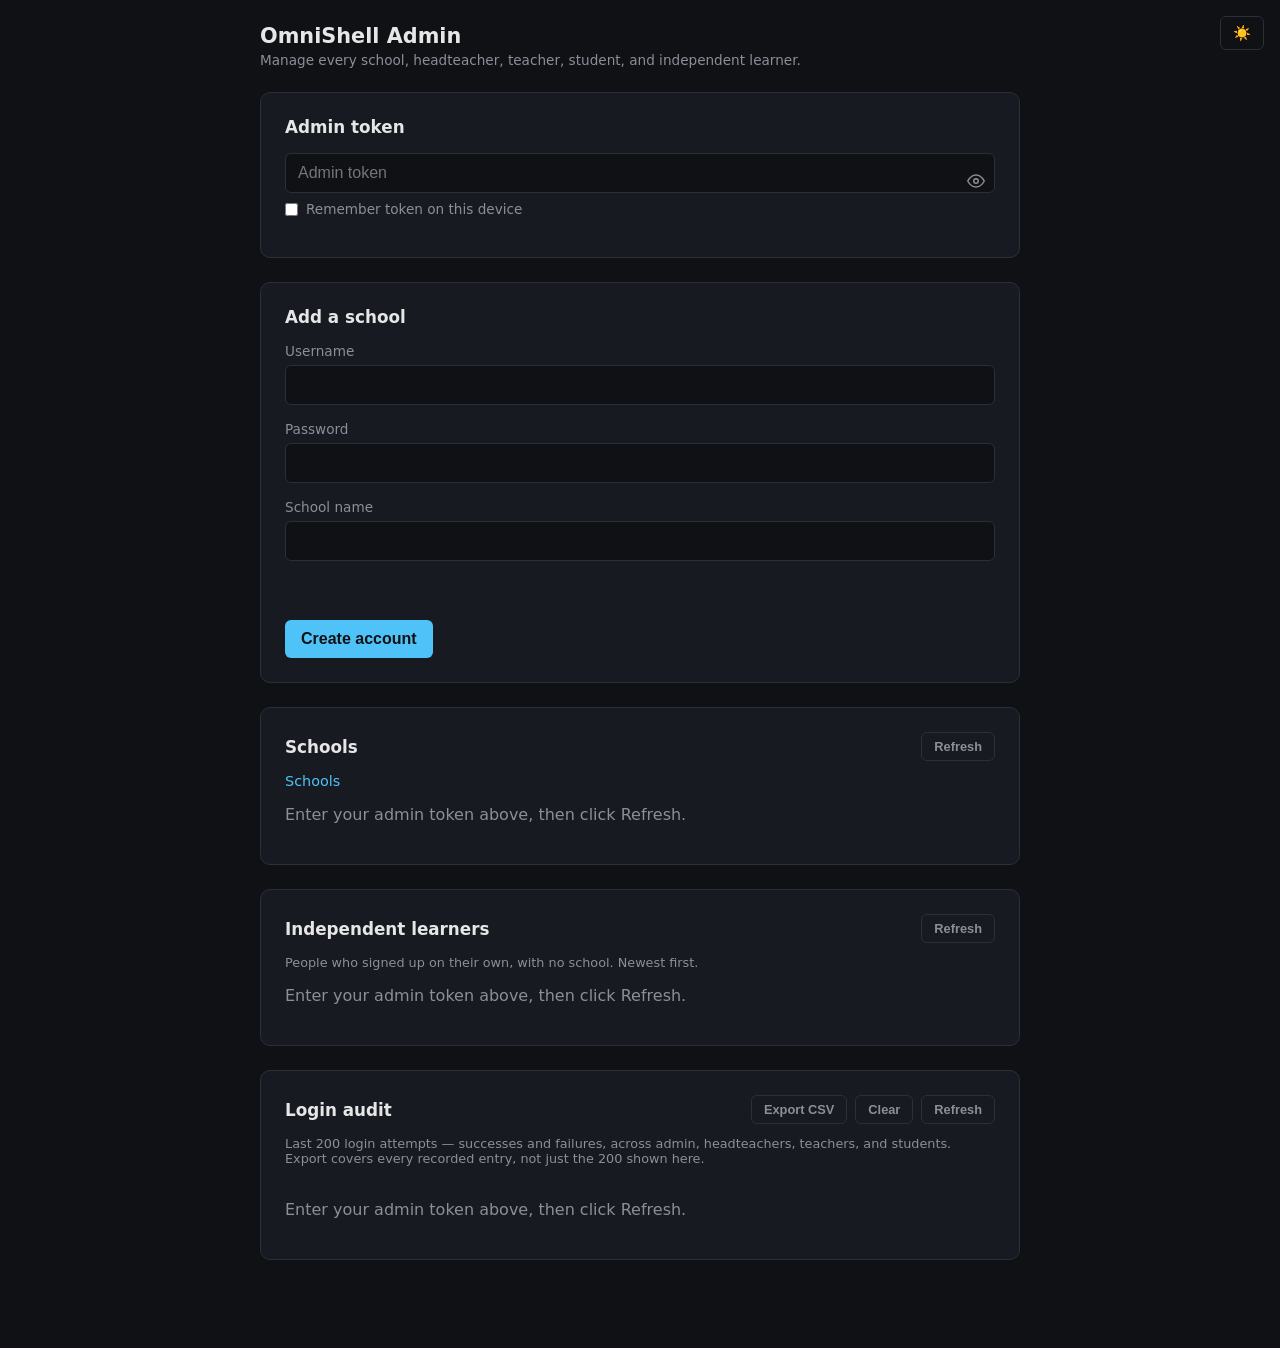
<file: web/admin.html>
<!DOCTYPE html>
<html lang="en">
<head>
<meta charset="UTF-8">
<meta name="viewport" content="width=device-width, initial-scale=1.0">
<script>
  if (localStorage.getItem("omnishell_theme") === "light") {
    document.documentElement.setAttribute("data-theme", "light");
  }
</script>
<title>OmniShell &mdash; Admin</title>
<style>
  :root {
    --bg: #0f1115;
    --panel: #171a21;
    --border: #2a2f3a;
    --text: #e6e6e6;
    --muted: #8a8f98;
    --accent: #4fc3f7;
  }
  :root[data-theme="light"] {
    --bg: #f4f6f9;
    --panel: #ffffff;
    --border: #d7dce3;
    --text: #1b1f24;
    --muted: #5b6470;
    --accent: #0284c7;
  }
  .theme-toggle {
    position: fixed;
    top: 16px;
    right: 16px;
    background: transparent;
    border: 1px solid var(--border);
    color: var(--muted);
    border-radius: 6px;
    padding: 6px 12px;
    font-size: 0.9rem;
    cursor: pointer;
    line-height: 1.4;
  }
  .theme-toggle:hover {
    color: var(--text);
    border-color: var(--accent);
  }
  * { box-sizing: border-box; }
  body {
    margin: 0;
    min-height: 100vh;
    font-family: system-ui, -apple-system, "Segoe UI", sans-serif;
    background: var(--bg);
    color: var(--text);
    padding: 24px 16px 64px;
  }
  main {
    max-width: 760px;
    margin: 0 auto;
  }
  h1 {
    margin: 0 0 4px;
    font-size: 1.3rem;
  }
  .subtitle {
    margin: 0 0 24px;
    color: var(--muted);
    font-size: 0.85rem;
  }
  .card {
    background: var(--panel);
    border: 1px solid var(--border);
    border-radius: 10px;
    padding: 24px;
    margin-bottom: 24px;
  }
  h2 {
    margin: 0 0 16px;
    font-size: 1.05rem;
  }
  label {
    display: block;
    font-size: 0.85rem;
    color: var(--muted);
    margin-bottom: 6px;
  }
  input {
    width: 100%;
    padding: 10px 12px;
    margin-bottom: 16px;
    border-radius: 6px;
    border: 1px solid var(--border);
    background: var(--bg);
    color: var(--text);
    font-size: 1rem;
  }
  input:focus {
    outline: none;
    border-color: var(--accent);
  }
  .field-with-toggle {
    position: relative;
  }
  .field-with-toggle input {
    padding-right: 56px;
  }
  .toggle-visibility {
    position: absolute;
    right: 4px;
    top: 50%;
    transform: translateY(-50%);
    background: none;
    border: none;
    color: var(--muted);
    cursor: pointer;
    padding: 6px;
    width: auto;
    display: flex;
    align-items: center;
    justify-content: center;
  }
  .toggle-visibility:hover {
    color: var(--text);
  }
  .toggle-visibility svg {
    width: 18px;
    height: 18px;
  }
  .checkbox-row {
    display: flex;
    align-items: center;
    gap: 8px;
    margin: -8px 0 16px;
    font-size: 0.85rem;
    color: var(--muted);
  }
  .checkbox-row input {
    width: auto;
    margin: 0;
  }
  button {
    padding: 10px 16px;
    border-radius: 6px;
    border: none;
    background: var(--accent);
    color: #0f1115;
    font-weight: 600;
    font-size: 1rem;
    cursor: pointer;
  }
  button:disabled {
    opacity: 0.6;
    cursor: default;
  }
  .error {
    color: #ff6b6b;
    font-size: 0.85rem;
    margin: -8px 0 16px;
    min-height: 1em;
  }
  .success {
    color: #6ee7a0;
    font-size: 0.85rem;
    margin: -8px 0 16px;
    min-height: 1em;
  }
  .muted {
    color: var(--muted);
  }
  .empty {
    color: var(--muted);
    padding: 16px 0;
    text-align: center;
  }
  .roster-header {
    display: flex;
    align-items: center;
    justify-content: space-between;
    margin-bottom: 12px;
  }
  .refresh-btn {
    background: transparent;
    border: 1px solid var(--border);
    color: var(--muted);
    padding: 6px 12px;
    font-size: 0.8rem;
  }
  .refresh-btn:hover {
    color: var(--text);
    border-color: var(--accent);
  }
  .breadcrumb {
    font-size: 0.9rem;
    margin-bottom: 16px;
    color: var(--muted);
  }
  .breadcrumb a {
    color: var(--accent);
    text-decoration: none;
    cursor: pointer;
  }
  .breadcrumb a:hover {
    text-decoration: underline;
  }
  #account-list,
  #learner-list {
    list-style: none;
    margin: 0;
    padding: 0;
    display: flex;
    flex-direction: column;
    gap: 8px;
  }
  .account-item {
    background: var(--bg);
    border: 1px solid var(--border);
    border-radius: 8px;
    overflow: hidden;
  }
  .account-row {
    display: flex;
    align-items: center;
    gap: 10px;
    padding: 12px 14px;
    flex-wrap: wrap;
  }
  .account-row.clickable {
    cursor: pointer;
  }
  .account-row.clickable:hover {
    background: rgba(79, 195, 247, 0.08);
  }
  .account-info {
    flex: 1;
    display: flex;
    flex-direction: column;
    gap: 2px;
    min-width: 120px;
  }
  .account-name {
    font-weight: 600;
  }
  .account-username {
    color: var(--muted);
    font-size: 0.8rem;
  }
  .inactive-badge {
    color: #ff6b6b;
    font-size: 0.75rem;
    border: 1px solid #ff6b6b;
    border-radius: 4px;
    padding: 2px 6px;
  }
  .action-btn {
    padding: 6px 10px;
    font-size: 0.78rem;
    background: transparent;
    border: 1px solid var(--border);
    color: var(--muted);
  }
  .action-btn:hover {
    color: var(--text);
    border-color: var(--accent);
  }
  .action-btn.delete-btn {
    color: #ff6b6b;
  }
  .action-btn.delete-btn:hover {
    background: #ff6b6b;
    color: #0f1115;
    border-color: #ff6b6b;
  }
  .inline-form {
    display: none;
    align-items: center;
    gap: 8px;
    padding: 0 14px 14px;
    border-top: 1px solid var(--border);
    padding-top: 12px;
  }
  .inline-form.open {
    display: flex;
  }
  .inline-form input {
    margin-bottom: 0;
    flex: 1;
  }
  .inline-form .inline-error {
    color: #ff6b6b;
    font-size: 0.8rem;
    margin: 0;
  }
  .inline-form .inline-success {
    color: #6ee7a0;
    font-size: 0.8rem;
    margin: 0;
  }
  .delete-confirm {
    display: none;
    align-items: center;
    gap: 10px;
    padding: 12px 14px;
    border-top: 1px solid var(--border);
    background: rgba(255, 107, 107, 0.08);
  }
  .delete-confirm.open {
    display: flex;
  }
  .delete-confirm p {
    margin: 0;
    font-size: 0.85rem;
    flex: 1;
  }
  .delete-confirm-btn {
    background: #ff6b6b;
    color: #0f1115;
  }
  .delete-cancel-btn {
    background: transparent;
    border: 1px solid var(--border);
    color: var(--muted);
  }
  .audit-row {
    display: flex;
    align-items: center;
    gap: 12px;
    padding: 10px 12px;
    border-bottom: 1px solid var(--border);
    font-size: 0.82rem;
    flex-wrap: wrap;
  }
  .audit-row:last-child {
    border-bottom: none;
  }
  .audit-time {
    color: var(--muted);
    font-size: 0.76rem;
    min-width: 150px;
  }
  .audit-user {
    font-weight: 600;
    min-width: 100px;
  }
  .audit-role {
    color: var(--muted);
    font-size: 0.76rem;
  }
  .audit-ip {
    color: var(--muted);
    font-size: 0.76rem;
    margin-left: auto;
  }
  .audit-badge {
    font-size: 0.7rem;
    padding: 2px 6px;
    border-radius: 4px;
    border: 1px solid;
  }
  .audit-badge.ok {
    color: #6ee7a0;
    border-color: #6ee7a0;
  }
  .audit-badge.fail {
    color: #ff6b6b;
    border-color: #ff6b6b;
  }
</style>
</head>
<body>

<button type="button" id="theme-toggle" class="theme-toggle" aria-label="Toggle theme"></button>

<main>
  <h1>OmniShell Admin</h1>
  <p class="subtitle">Manage every school, headteacher, teacher, student, and independent learner.</p>

  <section class="card">
    <h2>Admin token</h2>
    <div class="field-with-toggle">
      <input id="admin-token" type="password" autocomplete="off" placeholder="Admin token" aria-label="Admin token">
      <button type="button" class="toggle-visibility" data-target="admin-token" aria-label="Show admin token"></button>
    </div>
    <div class="checkbox-row">
      <input id="remember-token" type="checkbox">
      <label for="remember-token" style="margin:0;">Remember token on this device</label>
    </div>
  </section>

  <section class="card">
    <h2>Add a school</h2>
    <form id="create-form">
      <label for="username">Username</label>
      <input id="username" type="text" autocomplete="off" required>

      <label for="password">Password</label>
      <input id="password" type="text" autocomplete="off" required>

      <label for="display-name">School name</label>
      <input id="display-name" type="text" autocomplete="off">

      <p class="error" id="form-error"></p>
      <p class="success" id="form-success"></p>

      <button type="submit" id="submit-btn">Create account</button>
    </form>
  </section>

  <section class="card">
    <div class="roster-header">
      <h2 style="margin:0;">Schools</h2>
      <button type="button" class="refresh-btn" id="refresh-btn">Refresh</button>
    </div>
    <div class="breadcrumb" id="breadcrumb"></div>
    <div id="roster-container">
      <p class="muted">Enter your admin token above, then click Refresh.</p>
    </div>
  </section>

  <section class="card">
    <div class="roster-header">
      <h2 style="margin:0;">Independent learners</h2>
      <button type="button" class="refresh-btn" id="learners-refresh-btn">Refresh</button>
    </div>
    <p class="muted" style="margin:0 0 12px;font-size:0.8rem;">People who signed up on their own, with no school. Newest first.</p>
    <div id="learners-container">
      <p class="muted">Enter your admin token above, then click Refresh.</p>
    </div>
  </section>

  <section class="card">
    <div class="roster-header">
      <h2 style="margin:0;">Login audit</h2>
      <div style="display:flex;gap:8px;">
        <button type="button" class="refresh-btn" id="audit-export-btn">Export CSV</button>
        <button type="button" class="refresh-btn" id="audit-clear-btn">Clear</button>
        <button type="button" class="refresh-btn" id="audit-refresh-btn">Refresh</button>
      </div>
    </div>
    <p class="muted" style="margin:0 0 12px;font-size:0.8rem;">Last 200 login attempts &mdash; successes and failures, across admin, headteachers, teachers, and students. Export covers every recorded entry, not just the 200 shown here.</p>
    <p class="error" id="audit-export-error"></p>
    <div class="delete-confirm" id="audit-clear-confirm">
      <p>Clear <strong>all</strong> login audit entries? This can't be undone &mdash; export a copy first if you want to keep a record.</p>
      <button type="button" class="delete-cancel-btn" id="audit-clear-cancel-btn">Cancel</button>
      <button type="button" class="delete-confirm-btn" id="audit-clear-confirm-btn">Clear all</button>
    </div>
    <div id="audit-container">
      <p class="muted">Enter your admin token above, then click Refresh.</p>
    </div>
  </section>
</main>

<script>
  const themeToggleBtn = document.getElementById("theme-toggle");

  function updateThemeToggleLabel() {
    const isLight = document.documentElement.getAttribute("data-theme") === "light";
    themeToggleBtn.textContent = isLight ? "🌙" : "☀️";
    themeToggleBtn.setAttribute("aria-label", isLight ? "Switch to dark theme" : "Switch to light theme");
  }

  themeToggleBtn.addEventListener("click", () => {
    const isLight = document.documentElement.getAttribute("data-theme") === "light";
    if (isLight) {
      document.documentElement.removeAttribute("data-theme");
      localStorage.setItem("omnishell_theme", "dark");
    } else {
      document.documentElement.setAttribute("data-theme", "light");
      localStorage.setItem("omnishell_theme", "light");
    }
    updateThemeToggleLabel();
  });

  updateThemeToggleLabel();

  const EYE_ICON = '<svg viewBox="0 0 24 24" fill="none" stroke="currentColor" stroke-width="2" stroke-linecap="round" stroke-linejoin="round"><path d="M1 12s4-8 11-8 11 8 11 8-4 8-11 8-11-8-11-8z"></path><circle cx="12" cy="12" r="3"></circle></svg>';
  const EYE_OFF_ICON = '<svg viewBox="0 0 24 24" fill="none" stroke="currentColor" stroke-width="2" stroke-linecap="round" stroke-linejoin="round"><path d="M17.94 17.94A10.94 10.94 0 0 1 12 20c-7 0-11-8-11-8a18.5 18.5 0 0 1 5.06-5.94M9.9 4.24A9.12 9.12 0 0 1 12 4c7 0 11 8 11 8a18.5 18.5 0 0 1-2.16 3.19M1 1l22 22"></path></svg>';

  const tokenInput = document.getElementById("admin-token");
  const rememberBox = document.getElementById("remember-token");
  const rosterContainer = document.getElementById("roster-container");
  const breadcrumbEl = document.getElementById("breadcrumb");

  document.querySelectorAll(".toggle-visibility").forEach((btn) => {
    btn.innerHTML = EYE_ICON;
    btn.addEventListener("click", () => {
      const target = document.getElementById(btn.dataset.target);
      const showing = target.type === "text";
      target.type = showing ? "password" : "text";
      btn.innerHTML = showing ? EYE_ICON : EYE_OFF_ICON;
    });
  });

  const savedToken = localStorage.getItem("omnishell_admin_token");
  if (savedToken) {
    tokenInput.value = savedToken;
    rememberBox.checked = true;
  }

  tokenInput.addEventListener("change", () => {
    if (rememberBox.checked) localStorage.setItem("omnishell_admin_token", tokenInput.value);
  });
  rememberBox.addEventListener("change", () => {
    if (rememberBox.checked) localStorage.setItem("omnishell_admin_token", tokenInput.value);
    else localStorage.removeItem("omnishell_admin_token");
  });

  function adminFetch(url, options) {
    options = options || {};
    const headers = Object.assign({ "Authorization": "Bearer " + tokenInput.value }, options.headers || {});
    return fetch(url, Object.assign({}, options, { headers }));
  }

  // ---------- create-headteacher form ----------

  const createForm = document.getElementById("create-form");
  const formErrorEl = document.getElementById("form-error");
  const formSuccessEl = document.getElementById("form-success");
  const submitBtn = document.getElementById("submit-btn");

  createForm.addEventListener("submit", async (e) => {
    e.preventDefault();
    formErrorEl.textContent = "";
    formSuccessEl.textContent = "";
    submitBtn.disabled = true;

    const username = document.getElementById("username").value;
    const password = document.getElementById("password").value;
    const displayName = document.getElementById("display-name").value;

    try {
      const res = await adminFetch("/api/admin/schools", {
        method: "POST",
        headers: { "Content-Type": "application/json" },
        body: JSON.stringify({ username, password, displayName })
      });
      const data = await res.json().catch(() => ({}));

      if (res.ok) {
        formSuccessEl.textContent = `Created account "${data.username}".`;
        createForm.reset();
        if (view.level === "headteachers") loadRoster();
      } else {
        formErrorEl.textContent = data.error || "Could not create account.";
      }
    } catch {
      formErrorEl.textContent = "Could not reach the server. Try again.";
    } finally {
      submitBtn.disabled = false;
    }
  });

  // ---------- browsable roster with breadcrumb drill-down ----------

  let view = { level: "headteachers" };

  function renderBreadcrumb() {
    breadcrumbEl.innerHTML = "";

    const schoolsLink = document.createElement("a");
    schoolsLink.textContent = "Schools";
    schoolsLink.addEventListener("click", () => {
      view = { level: "headteachers" };
      loadRoster();
    });
    breadcrumbEl.appendChild(schoolsLink);

    if (view.level === "teachers" || view.level === "students") {
      breadcrumbEl.appendChild(document.createTextNode(" / "));
      const hLink = document.createElement("a");
      hLink.textContent = view.headteacherName;
      hLink.addEventListener("click", () => {
        view = { level: "teachers", headteacherId: view.headteacherId, headteacherName: view.headteacherName };
        loadRoster();
      });
      breadcrumbEl.appendChild(hLink);
    }

    if (view.level === "students") {
      breadcrumbEl.appendChild(document.createTextNode(" / "));
      const tSpan = document.createElement("span");
      tSpan.textContent = view.teacherName;
      breadcrumbEl.appendChild(tSpan);
    }
  }

  async function loadRoster() {
    renderBreadcrumb();
    rosterContainer.innerHTML = '<p class="muted">Loading&hellip;</p>';

    let url, level;
    if (view.level === "headteachers") {
      url = "/api/admin/headteachers";
      level = "headteacher";
    } else if (view.level === "teachers") {
      url = "/api/admin/teachers?headteacherId=" + view.headteacherId;
      level = "teacher";
    } else {
      url = "/api/admin/students?teacherId=" + view.teacherId;
      level = "student";
    }

    try {
      const res = await adminFetch(url);
      const data = await res.json().catch(() => ({}));
      if (!res.ok) {
        rosterContainer.innerHTML = `<p class="error">${data.error || "Could not load accounts."}</p>`;
        return;
      }
      renderRoster(data.rows || [], level);
    } catch {
      rosterContainer.innerHTML = '<p class="error">Could not reach the server.</p>';
    }
  }

  function renderRoster(rows, level) {
    if (rows.length === 0) {
      rosterContainer.innerHTML = '<p class="empty">No accounts here yet.</p>';
      return;
    }

    const list = document.createElement("ul");
    list.id = "account-list";

    rows.forEach((account) => {
      list.appendChild(buildAccountRow(account, level));
    });

    rosterContainer.innerHTML = "";
    rosterContainer.appendChild(list);
  }

  // `ctx` lets the same row (rename / deactivate / delete) work in any list,
  // not just the schools drill-down: it says how to refresh and where the
  // list lives. "learner" rows are passwordless, so they get no password reset.
  function buildAccountRow(account, level, ctx) {
    ctx = ctx || { reload: loadRoster, container: rosterContainer };
    const isLeaf = level === "student" || level === "learner";

    const item = document.createElement("li");
    item.className = "account-item";

    const row = document.createElement("div");
    row.className = "account-row";
    if (!isLeaf) row.classList.add("clickable");

    const info = document.createElement("div");
    info.className = "account-info";
    const nameEl = document.createElement("span");
    nameEl.className = "account-name";
    nameEl.textContent = account.display_name || account.username;
    const usernameEl = document.createElement("span");
    usernameEl.className = "account-username";
    usernameEl.textContent = account.username;
    info.appendChild(nameEl);
    info.appendChild(usernameEl);
    row.appendChild(info);

    if (!account.active) {
      const badge = document.createElement("span");
      badge.className = "inactive-badge";
      badge.textContent = "Inactive";
      row.appendChild(badge);
    }

    const renameBtn = document.createElement("button");
    renameBtn.type = "button";
    renameBtn.className = "action-btn";
    renameBtn.textContent = "Rename";
    row.appendChild(renameBtn);

    const resetBtn = document.createElement("button");
    resetBtn.type = "button";
    resetBtn.className = "action-btn";
    resetBtn.textContent = "Reset password";
    if (level !== "learner") row.appendChild(resetBtn);

    const activeBtn = document.createElement("button");
    activeBtn.type = "button";
    activeBtn.className = "action-btn";
    activeBtn.textContent = account.active ? "Deactivate" : "Activate";
    row.appendChild(activeBtn);

    const deleteBtn = document.createElement("button");
    deleteBtn.type = "button";
    deleteBtn.className = "action-btn delete-btn";
    deleteBtn.textContent = "Delete";
    row.appendChild(deleteBtn);

    const renameForm = document.createElement("div");
    renameForm.className = "inline-form";
    renameForm.innerHTML = `
      <input type="text" placeholder="New display name" class="rename-input" autocomplete="off">
      <button type="button" class="rename-confirm-btn">Confirm</button>
      <p class="inline-error"></p>
      <p class="inline-success"></p>
    `;

    const resetForm = document.createElement("div");
    resetForm.className = "inline-form";
    resetForm.innerHTML = `
      <input type="text" placeholder="New password" class="reset-password-input" autocomplete="off">
      <button type="button" class="reset-confirm-btn">Confirm</button>
      <p class="inline-error"></p>
      <p class="inline-success"></p>
    `;

    const deleteConfirm = document.createElement("div");
    deleteConfirm.className = "delete-confirm";
    deleteConfirm.innerHTML = `
      <p>Delete <strong>${nameEl.textContent}</strong>? This permanently removes their account${!isLeaf ? " and everything under it" : ""}.</p>
      <button type="button" class="delete-cancel-btn">Cancel</button>
      <button type="button" class="delete-confirm-btn">Delete</button>
    `;

    // Stop clicks inside any inline panel from triggering row drill-down.
    [renameForm, resetForm, deleteConfirm].forEach((panel) => {
      panel.addEventListener("click", (e) => e.stopPropagation());
    });

    function stopAnd(fn) {
      return (e) => { e.stopPropagation(); fn(e); };
    }

    renameBtn.addEventListener("click", stopAnd(() => renameForm.classList.toggle("open")));
    resetBtn.addEventListener("click", stopAnd(() => resetForm.classList.toggle("open")));
    deleteBtn.addEventListener("click", stopAnd(() => deleteConfirm.classList.toggle("open")));

    activeBtn.addEventListener("click", stopAnd(async () => {
      activeBtn.disabled = true;
      try {
        const res = await adminFetch("/api/admin/accounts/set-active", {
          method: "POST",
          headers: { "Content-Type": "application/json" },
          body: JSON.stringify({ accountId: account.id, active: !account.active })
        });
        if (res.ok) {
          ctx.reload();
        } else {
          activeBtn.disabled = false;
        }
      } catch {
        activeBtn.disabled = false;
      }
    }));

    const renameConfirmBtn = renameForm.querySelector(".rename-confirm-btn");
    const renameInput = renameForm.querySelector(".rename-input");
    const renameErrorEl = renameForm.querySelector(".inline-error");
    const renameSuccessEl = renameForm.querySelector(".inline-success");

    renameConfirmBtn.addEventListener("click", async () => {
      renameErrorEl.textContent = "";
      renameSuccessEl.textContent = "";
      const displayName = renameInput.value.trim();
      if (!displayName) {
        renameErrorEl.textContent = "Enter a name.";
        return;
      }
      renameConfirmBtn.disabled = true;
      try {
        const res = await adminFetch("/api/admin/accounts/rename", {
          method: "POST",
          headers: { "Content-Type": "application/json" },
          body: JSON.stringify({ accountId: account.id, displayName })
        });
        const data = await res.json().catch(() => ({}));
        if (res.ok) {
          renameSuccessEl.textContent = "Renamed.";
          nameEl.textContent = displayName;
        } else {
          renameErrorEl.textContent = data.error || "Could not rename.";
        }
      } catch {
        renameErrorEl.textContent = "Could not reach the server.";
      } finally {
        renameConfirmBtn.disabled = false;
      }
    });

    const resetConfirmBtn = resetForm.querySelector(".reset-confirm-btn");
    const resetPasswordInput = resetForm.querySelector(".reset-password-input");
    const resetErrorEl = resetForm.querySelector(".inline-error");
    const resetSuccessEl = resetForm.querySelector(".inline-success");

    resetConfirmBtn.addEventListener("click", async () => {
      resetErrorEl.textContent = "";
      resetSuccessEl.textContent = "";
      const newPassword = resetPasswordInput.value;
      if (!newPassword) {
        resetErrorEl.textContent = "Enter a new password.";
        return;
      }
      resetConfirmBtn.disabled = true;
      try {
        const res = await adminFetch("/api/admin/accounts/reset-password", {
          method: "POST",
          headers: { "Content-Type": "application/json" },
          body: JSON.stringify({ accountId: account.id, newPassword })
        });
        const data = await res.json().catch(() => ({}));
        if (res.ok) {
          resetSuccessEl.textContent = "Password updated.";
          resetPasswordInput.value = "";
        } else {
          resetErrorEl.textContent = data.error || "Could not reset password.";
        }
      } catch {
        resetErrorEl.textContent = "Could not reach the server.";
      } finally {
        resetConfirmBtn.disabled = false;
      }
    });

    deleteConfirm.querySelector(".delete-cancel-btn").addEventListener("click", stopAnd(() => {
      deleteConfirm.classList.remove("open");
    }));

    deleteConfirm.querySelector(".delete-confirm-btn").addEventListener("click", stopAnd(async (e) => {
      const btn = e.currentTarget;
      btn.disabled = true;
      try {
        const res = await adminFetch("/api/admin/accounts/delete", {
          method: "POST",
          headers: { "Content-Type": "application/json" },
          body: JSON.stringify({ accountId: account.id })
        });
        if (res.ok) {
          item.remove();
          if (ctx.container.querySelectorAll(".account-item").length === 0) {
            ctx.container.innerHTML = '<p class="empty">No accounts here yet.</p>';
          }
        } else {
          btn.disabled = false;
        }
      } catch {
        btn.disabled = false;
      }
    }));

    if (!isLeaf) {
      row.addEventListener("click", () => {
        if (level === "headteacher") {
          view = { level: "teachers", headteacherId: account.id, headteacherName: account.display_name || account.username };
        } else if (level === "teacher") {
          view = {
            level: "students",
            headteacherId: view.headteacherId,
            headteacherName: view.headteacherName,
            teacherId: account.id,
            teacherName: account.display_name || account.username
          };
        }
        loadRoster();
      });
    }

    item.appendChild(row);
    item.appendChild(renameForm);
    item.appendChild(resetForm);
    item.appendChild(deleteConfirm);
    return item;
  }

  document.getElementById("refresh-btn").addEventListener("click", loadRoster);

  // ---------- independent learners ----------

  const learnersContainer = document.getElementById("learners-container");

  async function loadLearners() {
    learnersContainer.innerHTML = '<p class="muted">Loading&hellip;</p>';
    try {
      const res = await adminFetch("/api/admin/learners");
      const data = await res.json().catch(() => ({}));
      if (!res.ok) {
        learnersContainer.innerHTML = `<p class="error">${data.error || "Could not load learners."}</p>`;
        return;
      }
      const rows = data.rows || [];
      if (rows.length === 0) {
        learnersContainer.innerHTML = '<p class="empty">No independent learners yet.</p>';
        return;
      }
      const list = document.createElement("ul");
      list.id = "learner-list";
      list.className = "account-list";
      rows.forEach((account) => {
        list.appendChild(buildAccountRow(account, "learner", { reload: loadLearners, container: learnersContainer }));
      });
      learnersContainer.innerHTML = "";
      learnersContainer.appendChild(list);
    } catch {
      learnersContainer.innerHTML = '<p class="error">Could not reach the server.</p>';
    }
  }

  document.getElementById("learners-refresh-btn").addEventListener("click", loadLearners);

  // ---------- login audit ----------

  const auditContainer = document.getElementById("audit-container");

  async function loadAuditLog() {
    auditContainer.innerHTML = '<p class="muted">Loading&hellip;</p>';
    try {
      const res = await adminFetch("/api/admin/login-audit");
      const data = await res.json().catch(() => ({}));
      if (!res.ok) {
        auditContainer.innerHTML = `<p class="error">${data.error || "Could not load audit log."}</p>`;
        return;
      }
      renderAuditLog(data.rows || []);
    } catch {
      auditContainer.innerHTML = '<p class="error">Could not reach the server.</p>';
    }
  }

  function renderAuditLog(rows) {
    if (rows.length === 0) {
      auditContainer.innerHTML = '<p class="empty">No login attempts recorded yet.</p>';
      return;
    }

    const list = document.createElement("div");
    rows.forEach((entry) => {
      const row = document.createElement("div");
      row.className = "audit-row";

      const time = document.createElement("span");
      time.className = "audit-time";
      time.textContent = new Date(entry.created_at).toLocaleString();
      row.appendChild(time);

      const badge = document.createElement("span");
      badge.className = "audit-badge " + (entry.success ? "ok" : "fail");
      badge.textContent = entry.success ? "Success" : "Failed";
      row.appendChild(badge);

      const user = document.createElement("span");
      user.className = "audit-user";
      user.textContent = entry.username;
      row.appendChild(user);

      const role = document.createElement("span");
      role.className = "audit-role";
      role.textContent = entry.role || "unknown";
      row.appendChild(role);

      const ip = document.createElement("span");
      ip.className = "audit-ip";
      ip.textContent = entry.ip_address || "unknown IP";
      row.appendChild(ip);

      list.appendChild(row);
    });

    auditContainer.innerHTML = "";
    auditContainer.appendChild(list);
  }

  document.getElementById("audit-refresh-btn").addEventListener("click", loadAuditLog);

  // ---------- login audit: export / clear ----------

  const auditExportErrorEl = document.getElementById("audit-export-error");
  const auditClearConfirm = document.getElementById("audit-clear-confirm");

  document.getElementById("audit-export-btn").addEventListener("click", async () => {
    auditExportErrorEl.textContent = "";
    try {
      const res = await adminFetch("/api/admin/login-audit/export");
      if (!res.ok) {
        const data = await res.json().catch(() => ({}));
        auditExportErrorEl.textContent = data.error || "Could not export the audit log.";
        return;
      }
      const blob = await res.blob();
      const url = URL.createObjectURL(blob);
      const a = document.createElement("a");
      a.href = url;
      a.download = `login-audit-${new Date().toISOString().slice(0, 10)}.csv`;
      document.body.appendChild(a);
      a.click();
      a.remove();
      URL.revokeObjectURL(url);
    } catch {
      auditExportErrorEl.textContent = "Could not reach the server.";
    }
  });

  document.getElementById("audit-clear-btn").addEventListener("click", () => {
    auditClearConfirm.classList.toggle("open");
  });

  document.getElementById("audit-clear-cancel-btn").addEventListener("click", () => {
    auditClearConfirm.classList.remove("open");
  });

  document.getElementById("audit-clear-confirm-btn").addEventListener("click", async (e) => {
    const btn = e.currentTarget;
    btn.disabled = true;
    try {
      const res = await adminFetch("/api/admin/login-audit/clear", { method: "POST" });
      if (res.ok) {
        auditClearConfirm.classList.remove("open");
        loadAuditLog();
      }
    } finally {
      btn.disabled = false;
    }
  });

  renderBreadcrumb();
  if (savedToken) {
    loadRoster();
    loadLearners();
    loadAuditLog();
  }
</script>
</body>
</html>
</file>
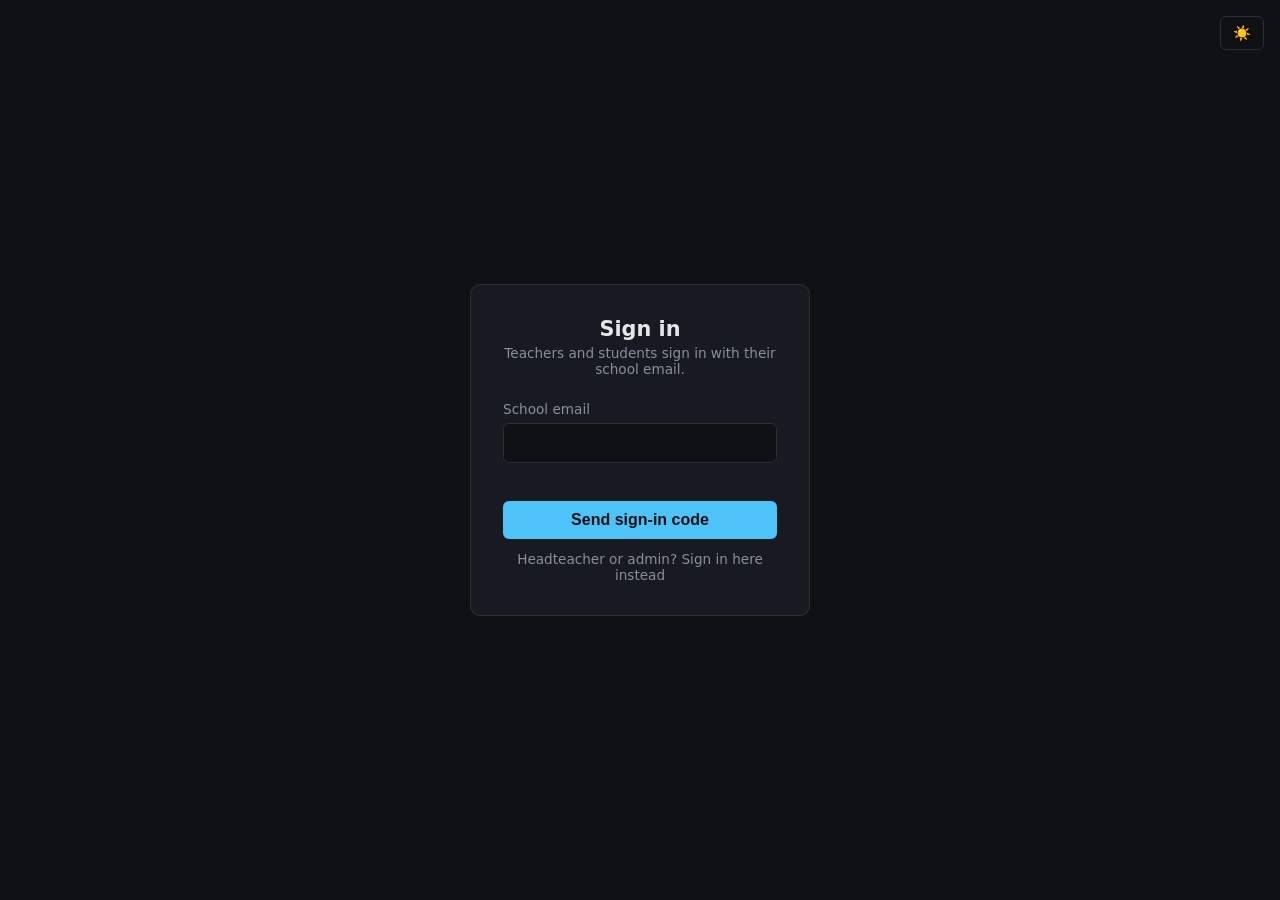
<file: web/email-login.html>
<!DOCTYPE html>
<html lang="en">
<head>
<meta charset="UTF-8">
<meta name="viewport" content="width=device-width, initial-scale=1.0">
<script>
  if (localStorage.getItem("omnishell_theme") === "light") {
    document.documentElement.setAttribute("data-theme", "light");
  }
</script>
<title>OmniShell &mdash; Sign in with email</title>
<style>
  :root {
    --bg: #0f1115;
    --panel: #171a21;
    --border: #2a2f3a;
    --text: #e6e6e6;
    --muted: #8a8f98;
    --accent: #4fc3f7;
  }
  :root[data-theme="light"] {
    --bg: #f4f6f9;
    --panel: #ffffff;
    --border: #d7dce3;
    --text: #1b1f24;
    --muted: #5b6470;
    --accent: #0284c7;
  }
  * { box-sizing: border-box; }
  body {
    margin: 0;
    min-height: 100vh;
    display: flex;
    align-items: center;
    justify-content: center;
    font-family: system-ui, -apple-system, "Segoe UI", sans-serif;
    background: var(--bg);
    color: var(--text);
  }
  .login-card {
    width: 100%;
    max-width: 340px;
    background: var(--panel);
    border: 1px solid var(--border);
    border-radius: 10px;
    padding: 32px;
    margin: 24px;
  }
  h1 {
    margin: 0 0 4px;
    font-size: 1.3rem;
    text-align: center;
  }
  .subtitle {
    margin: 0 0 24px;
    color: var(--muted);
    font-size: 0.85rem;
    text-align: center;
  }
  label {
    display: block;
    font-size: 0.85rem;
    color: var(--muted);
    margin-bottom: 6px;
  }
  input {
    width: 100%;
    padding: 10px 12px;
    margin-bottom: 16px;
    border-radius: 6px;
    border: 1px solid var(--border);
    background: var(--bg);
    color: var(--text);
    font-size: 1rem;
  }
  input:focus {
    outline: none;
    border-color: var(--accent);
  }
  .code-input {
    text-align: center;
    font-size: 1.4rem;
    letter-spacing: 6px;
    font-family: "SF Mono", Consolas, monospace;
  }
  button {
    width: 100%;
    padding: 10px 12px;
    border-radius: 6px;
    border: none;
    background: var(--accent);
    color: #0f1115;
    font-weight: 600;
    font-size: 1rem;
    cursor: pointer;
  }
  button:disabled {
    opacity: 0.6;
    cursor: default;
  }
  .error {
    color: #ff6b6b;
    font-size: 0.85rem;
    margin: -8px 0 16px;
    min-height: 1em;
  }
  .login-link,
  .text-link-btn {
    display: block;
    width: 100%;
    text-align: center;
    margin-top: 12px;
    background: none;
    border: none;
    padding: 0;
    color: var(--muted);
    font-size: 0.85rem;
    text-decoration: none;
    cursor: pointer;
  }
  .login-link:hover,
  .text-link-btn:hover {
    color: var(--accent);
  }
  .theme-toggle {
    position: fixed;
    top: 16px;
    right: 16px;
    width: auto;
    background: transparent;
    border: 1px solid var(--border);
    color: var(--muted);
    border-radius: 6px;
    padding: 6px 12px;
    font-size: 0.9rem;
    cursor: pointer;
    line-height: 1.4;
  }
  .theme-toggle:hover {
    color: var(--text);
    border-color: var(--accent);
  }
  [hidden] {
    display: none !important;
  }
</style>
</head>
<body>

<button type="button" id="theme-toggle" class="theme-toggle" aria-label="Toggle theme"></button>

<form class="login-card" id="request-form">
  <h1>Sign in</h1>
  <p class="subtitle">Teachers and students sign in with their school email.</p>

  <label for="email">School email</label>
  <input id="email" name="email" type="email" autocomplete="email" required>

  <p class="error" id="request-error"></p>

  <button type="submit" id="request-submit-btn">Send sign-in code</button>
  <a class="login-link" href="/login.html">Headteacher or admin? Sign in here instead</a>
</form>

<form class="login-card" id="verify-form" hidden>
  <h1>Check your email</h1>
  <p class="subtitle" id="verify-subtitle">Enter the 6-digit code we sent you.</p>

  <label for="verify-code">Sign-in code</label>
  <input id="verify-code" name="verifyCode" type="text" inputmode="numeric" autocomplete="one-time-code" maxlength="6" class="code-input" required>

  <p class="error" id="verify-error"></p>

  <button type="submit" id="verify-submit-btn">Sign in</button>
  <button type="button" class="text-link-btn" id="back-btn">Use a different email</button>
</form>

<script>
  const themeToggleBtn = document.getElementById("theme-toggle");

  function updateThemeToggleLabel() {
    const isLight = document.documentElement.getAttribute("data-theme") === "light";
    themeToggleBtn.textContent = isLight ? "🌙" : "☀️";
    themeToggleBtn.setAttribute("aria-label", isLight ? "Switch to dark theme" : "Switch to light theme");
  }

  themeToggleBtn.addEventListener("click", () => {
    const isLight = document.documentElement.getAttribute("data-theme") === "light";
    if (isLight) {
      document.documentElement.removeAttribute("data-theme");
      localStorage.setItem("omnishell_theme", "dark");
    } else {
      document.documentElement.setAttribute("data-theme", "light");
      localStorage.setItem("omnishell_theme", "light");
    }
    updateThemeToggleLabel();
  });

  updateThemeToggleLabel();

  const requestForm = document.getElementById("request-form");
  const requestErrorEl = document.getElementById("request-error");
  const requestSubmitBtn = document.getElementById("request-submit-btn");

  const verifyForm = document.getElementById("verify-form");
  const verifySubtitleEl = document.getElementById("verify-subtitle");
  const verifyErrorEl = document.getElementById("verify-error");
  const verifySubmitBtn = document.getElementById("verify-submit-btn");

  let pendingEmail = "";

  requestForm.addEventListener("submit", async (e) => {
    e.preventDefault();
    requestErrorEl.textContent = "";
    requestSubmitBtn.disabled = true;

    const email = document.getElementById("email").value;

    try {
      const res = await fetch("/api/login/request-code", {
        method: "POST",
        headers: { "Content-Type": "application/json" },
        body: JSON.stringify({ email })
      });

      if (res.ok) {
        pendingEmail = email;
        verifySubtitleEl.textContent = `If ${email} has an account, we've sent it a code.`;
        requestForm.hidden = true;
        verifyForm.hidden = false;
        document.getElementById("verify-code").focus();
      } else {
        const data = await res.json().catch(() => ({}));
        requestErrorEl.textContent = data.error || "Could not send a sign-in code.";
      }
    } catch {
      requestErrorEl.textContent = "Could not reach the server. Try again.";
    } finally {
      requestSubmitBtn.disabled = false;
    }
  });

  verifyForm.addEventListener("submit", async (e) => {
    e.preventDefault();
    verifyErrorEl.textContent = "";
    verifySubmitBtn.disabled = true;

    const code = document.getElementById("verify-code").value;

    try {
      const res = await fetch("/api/login/verify-code", {
        method: "POST",
        headers: { "Content-Type": "application/json" },
        body: JSON.stringify({ email: pendingEmail, code })
      });

      if (res.ok) {
        window.location.href = "/";
        return;
      }

      const data = await res.json().catch(() => ({}));
      verifyErrorEl.textContent = data.error || "Could not verify that code.";
    } catch {
      verifyErrorEl.textContent = "Could not reach the server. Try again.";
    } finally {
      verifySubmitBtn.disabled = false;
    }
  });

  document.getElementById("back-btn").addEventListener("click", () => {
    verifyForm.hidden = true;
    requestForm.hidden = false;
    verifyErrorEl.textContent = "";
    document.getElementById("verify-code").value = "";
  });
</script>
</body>
</html>
</file>
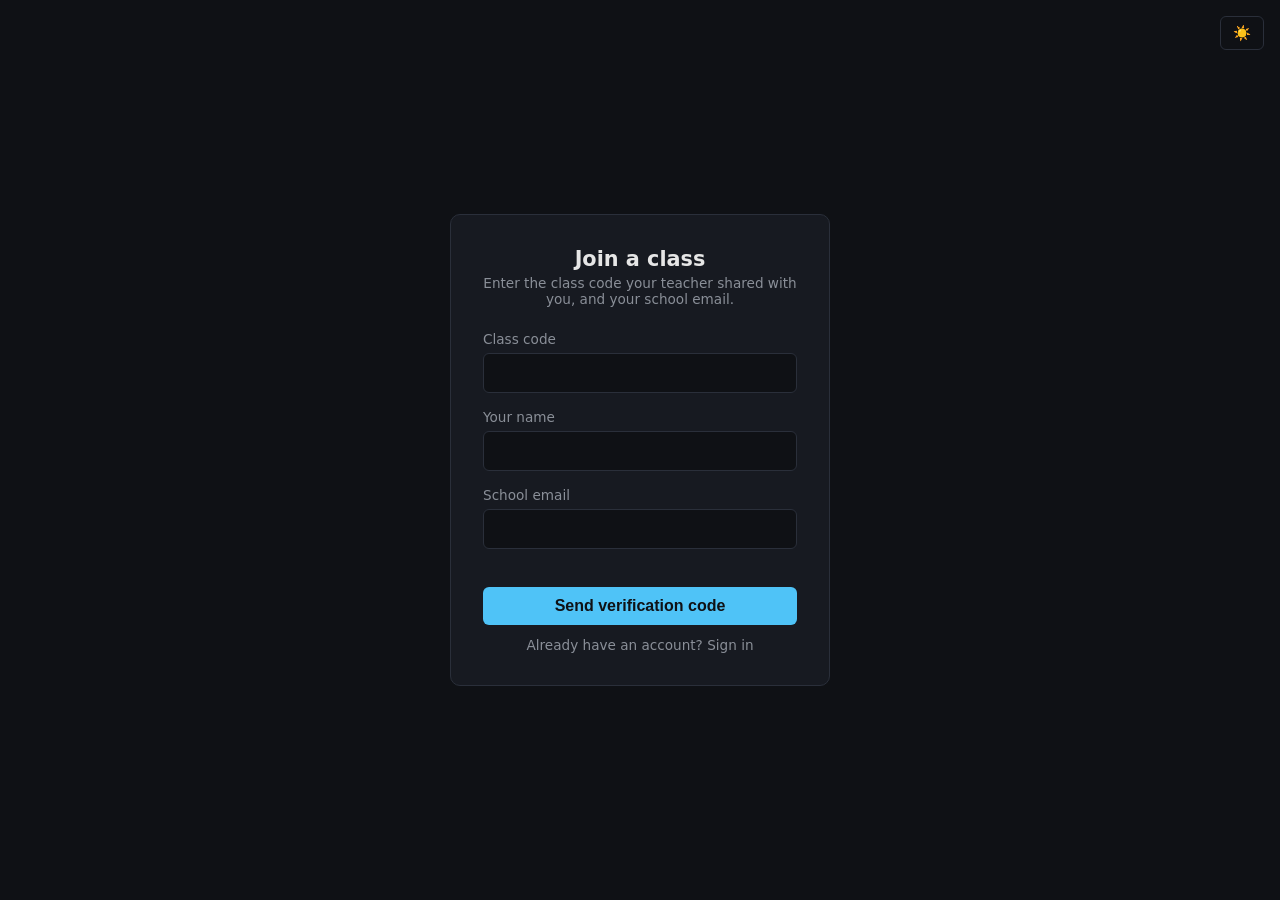
<file: web/join-student.html>
<!DOCTYPE html>
<html lang="en">
<head>
<meta charset="UTF-8">
<meta name="viewport" content="width=device-width, initial-scale=1.0">
<script>
  if (localStorage.getItem("omnishell_theme") === "light") {
    document.documentElement.setAttribute("data-theme", "light");
  }
</script>
<title>OmniShell &mdash; Join a class</title>
<style>
  :root {
    --bg: #0f1115;
    --panel: #171a21;
    --border: #2a2f3a;
    --text: #e6e6e6;
    --muted: #8a8f98;
    --accent: #4fc3f7;
  }
  :root[data-theme="light"] {
    --bg: #f4f6f9;
    --panel: #ffffff;
    --border: #d7dce3;
    --text: #1b1f24;
    --muted: #5b6470;
    --accent: #0284c7;
  }
  * { box-sizing: border-box; }
  body {
    margin: 0;
    min-height: 100vh;
    display: flex;
    align-items: center;
    justify-content: center;
    font-family: system-ui, -apple-system, "Segoe UI", sans-serif;
    background: var(--bg);
    color: var(--text);
  }
  .join-card {
    width: 100%;
    max-width: 380px;
    background: var(--panel);
    border: 1px solid var(--border);
    border-radius: 10px;
    padding: 32px;
    margin: 24px;
  }
  h1 {
    margin: 0 0 4px;
    font-size: 1.3rem;
    text-align: center;
  }
  .subtitle {
    margin: 0 0 24px;
    color: var(--muted);
    font-size: 0.85rem;
    text-align: center;
  }
  label {
    display: block;
    font-size: 0.85rem;
    color: var(--muted);
    margin-bottom: 6px;
  }
  input {
    width: 100%;
    padding: 10px 12px;
    margin-bottom: 16px;
    border-radius: 6px;
    border: 1px solid var(--border);
    background: var(--bg);
    color: var(--text);
    font-size: 1rem;
  }
  input:focus {
    outline: none;
    border-color: var(--accent);
  }
  .code-input {
    text-align: center;
    font-size: 1.4rem;
    letter-spacing: 6px;
    font-family: "SF Mono", Consolas, monospace;
  }
  button {
    width: 100%;
    padding: 10px 12px;
    border-radius: 6px;
    border: none;
    background: var(--accent);
    color: #0f1115;
    font-weight: 600;
    font-size: 1rem;
    cursor: pointer;
  }
  button:disabled {
    opacity: 0.6;
    cursor: default;
  }
  .error {
    color: #ff6b6b;
    font-size: 0.85rem;
    margin: -8px 0 16px;
    min-height: 1em;
  }
  .success {
    color: #6ee7a0;
    font-size: 0.85rem;
    margin: -8px 0 16px;
    min-height: 1em;
  }
  .login-link,
  .text-link-btn {
    display: block;
    width: 100%;
    text-align: center;
    margin-top: 12px;
    background: none;
    border: none;
    padding: 0;
    color: var(--muted);
    font-size: 0.85rem;
    text-decoration: none;
    cursor: pointer;
  }
  .login-link:hover,
  .text-link-btn:hover {
    color: var(--accent);
  }
  .theme-toggle {
    position: fixed;
    top: 16px;
    right: 16px;
    width: auto;
    background: transparent;
    border: 1px solid var(--border);
    color: var(--muted);
    border-radius: 6px;
    padding: 6px 12px;
    font-size: 0.9rem;
    cursor: pointer;
    line-height: 1.4;
  }
  .theme-toggle:hover {
    color: var(--text);
    border-color: var(--accent);
  }
  [hidden] {
    display: none !important;
  }
</style>
</head>
<body>

<button type="button" id="theme-toggle" class="theme-toggle" aria-label="Toggle theme"></button>

<form class="join-card" id="request-form">
  <h1>Join a class</h1>
  <p class="subtitle">Enter the class code your teacher shared with you, and your school email.</p>

  <label for="code">Class code</label>
  <input id="code" name="code" type="text" autocomplete="off" required style="text-transform:uppercase;letter-spacing:2px;">

  <label for="display-name">Your name</label>
  <input id="display-name" name="displayName" type="text" autocomplete="name" required>

  <label for="email">School email</label>
  <input id="email" name="email" type="email" autocomplete="email" required>

  <p class="error" id="request-error"></p>

  <button type="submit" id="request-submit-btn">Send verification code</button>
  <a class="login-link" href="/login.html">Already have an account? Sign in</a>
</form>

<form class="join-card" id="verify-form" hidden>
  <h1>Check your email</h1>
  <p class="subtitle" id="verify-subtitle">Enter the 6-digit code we sent you.</p>

  <label for="verify-code">Verification code</label>
  <input id="verify-code" name="verifyCode" type="text" inputmode="numeric" autocomplete="one-time-code" maxlength="6" class="code-input" required>

  <p class="error" id="verify-error"></p>
  <p class="success" id="verify-success"></p>

  <button type="submit" id="verify-submit-btn">Verify &amp; create account</button>
  <button type="button" class="text-link-btn" id="back-btn">Use a different email</button>
</form>

<script>
  const themeToggleBtn = document.getElementById("theme-toggle");

  function updateThemeToggleLabel() {
    const isLight = document.documentElement.getAttribute("data-theme") === "light";
    themeToggleBtn.textContent = isLight ? "🌙" : "☀️";
    themeToggleBtn.setAttribute("aria-label", isLight ? "Switch to dark theme" : "Switch to light theme");
  }

  themeToggleBtn.addEventListener("click", () => {
    const isLight = document.documentElement.getAttribute("data-theme") === "light";
    if (isLight) {
      document.documentElement.removeAttribute("data-theme");
      localStorage.setItem("omnishell_theme", "dark");
    } else {
      document.documentElement.setAttribute("data-theme", "light");
      localStorage.setItem("omnishell_theme", "light");
    }
    updateThemeToggleLabel();
  });

  updateThemeToggleLabel();

  const requestForm = document.getElementById("request-form");
  const requestErrorEl = document.getElementById("request-error");
  const requestSubmitBtn = document.getElementById("request-submit-btn");

  const verifyForm = document.getElementById("verify-form");
  const verifySubtitleEl = document.getElementById("verify-subtitle");
  const verifyErrorEl = document.getElementById("verify-error");
  const verifySuccessEl = document.getElementById("verify-success");
  const verifySubmitBtn = document.getElementById("verify-submit-btn");

  const params = new URLSearchParams(window.location.search);
  const codeParam = params.get("code");
  if (codeParam) {
    document.getElementById("code").value = codeParam.toUpperCase();
  }

  let pendingEmail = "";

  requestForm.addEventListener("submit", async (e) => {
    e.preventDefault();
    requestErrorEl.textContent = "";
    requestSubmitBtn.disabled = true;

    const code = document.getElementById("code").value;
    const displayName = document.getElementById("display-name").value;
    const email = document.getElementById("email").value;

    try {
      const res = await fetch("/api/join/student/request-code", {
        method: "POST",
        headers: { "Content-Type": "application/json" },
        body: JSON.stringify({ code, displayName, email })
      });
      const data = await res.json().catch(() => ({}));

      if (res.ok) {
        pendingEmail = email;
        verifySubtitleEl.textContent = `Enter the 6-digit code we sent to ${email}.`;
        requestForm.hidden = true;
        verifyForm.hidden = false;
        document.getElementById("verify-code").focus();
      } else {
        requestErrorEl.textContent = data.error || "Could not send a verification code.";
      }
    } catch {
      requestErrorEl.textContent = "Could not reach the server. Try again.";
    } finally {
      requestSubmitBtn.disabled = false;
    }
  });

  verifyForm.addEventListener("submit", async (e) => {
    e.preventDefault();
    verifyErrorEl.textContent = "";
    verifySuccessEl.textContent = "";
    verifySubmitBtn.disabled = true;

    const code = document.getElementById("verify-code").value;

    try {
      const res = await fetch("/api/join/student/verify-code", {
        method: "POST",
        headers: { "Content-Type": "application/json" },
        body: JSON.stringify({ email: pendingEmail, code })
      });

      if (res.ok) {
        window.location.href = "/";
        return;
      }

      const data = await res.json().catch(() => ({}));
      verifyErrorEl.textContent = data.error || "Could not verify that code.";
    } catch {
      verifyErrorEl.textContent = "Could not reach the server. Try again.";
    } finally {
      verifySubmitBtn.disabled = false;
    }
  });

  document.getElementById("back-btn").addEventListener("click", () => {
    verifyForm.hidden = true;
    requestForm.hidden = false;
    verifyErrorEl.textContent = "";
    verifySuccessEl.textContent = "";
    document.getElementById("verify-code").value = "";
  });
</script>
</body>
</html>
</file>
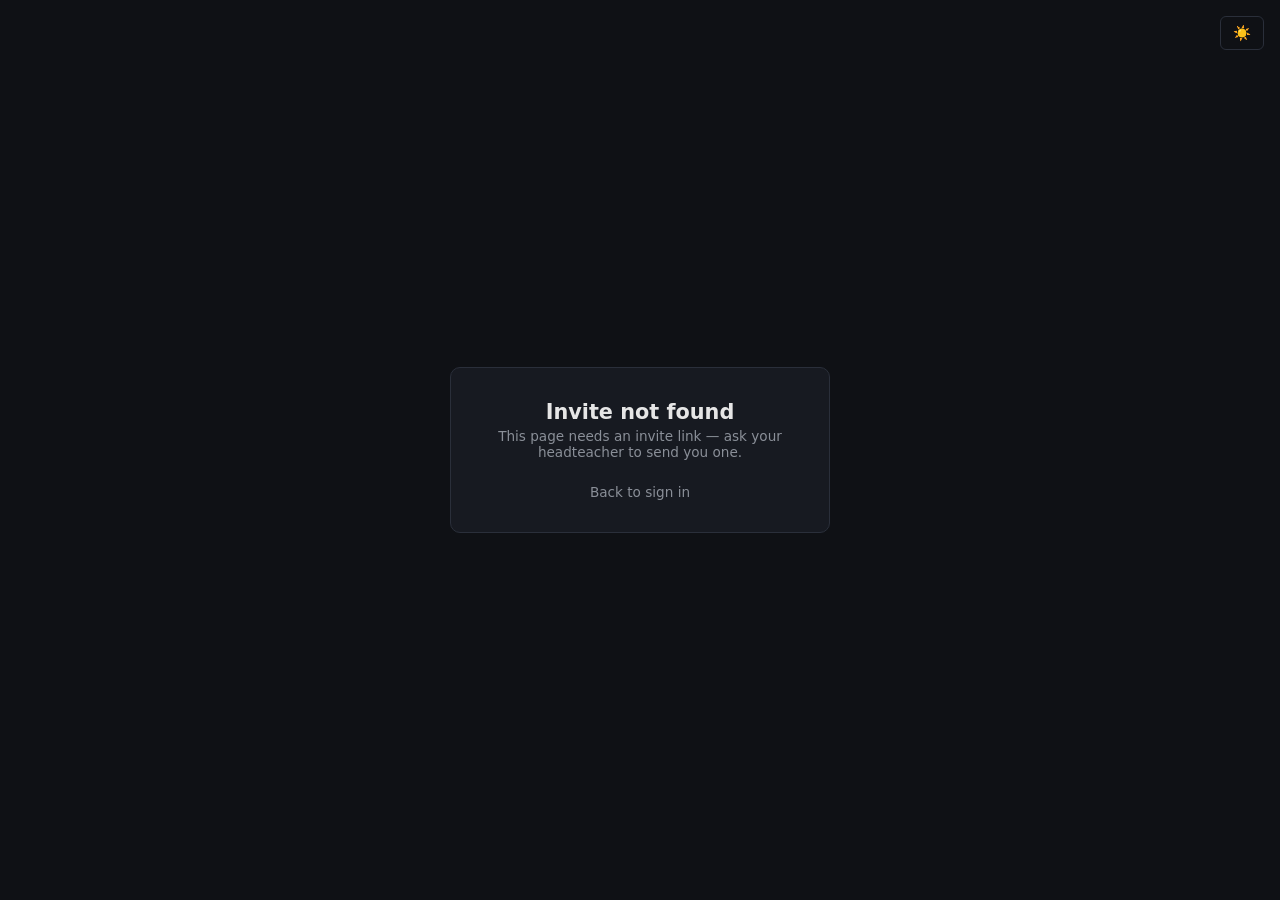
<file: web/join-teacher.html>
<!DOCTYPE html>
<html lang="en">
<head>
<meta charset="UTF-8">
<meta name="viewport" content="width=device-width, initial-scale=1.0">
<script>
  if (localStorage.getItem("omnishell_theme") === "light") {
    document.documentElement.setAttribute("data-theme", "light");
  }
</script>
<title>OmniShell &mdash; Join as a teacher</title>
<style>
  :root {
    --bg: #0f1115;
    --panel: #171a21;
    --border: #2a2f3a;
    --text: #e6e6e6;
    --muted: #8a8f98;
    --accent: #4fc3f7;
  }
  :root[data-theme="light"] {
    --bg: #f4f6f9;
    --panel: #ffffff;
    --border: #d7dce3;
    --text: #1b1f24;
    --muted: #5b6470;
    --accent: #0284c7;
  }
  * { box-sizing: border-box; }
  body {
    margin: 0;
    min-height: 100vh;
    display: flex;
    align-items: center;
    justify-content: center;
    font-family: system-ui, -apple-system, "Segoe UI", sans-serif;
    background: var(--bg);
    color: var(--text);
  }
  .join-card {
    width: 100%;
    max-width: 380px;
    background: var(--panel);
    border: 1px solid var(--border);
    border-radius: 10px;
    padding: 32px;
    margin: 24px;
  }
  h1 {
    margin: 0 0 4px;
    font-size: 1.3rem;
    text-align: center;
  }
  .subtitle {
    margin: 0 0 24px;
    color: var(--muted);
    font-size: 0.85rem;
    text-align: center;
  }
  .invited-email {
    text-align: center;
    font-weight: 600;
    color: var(--accent);
    margin: -12px 0 24px;
  }
  label {
    display: block;
    font-size: 0.85rem;
    color: var(--muted);
    margin-bottom: 6px;
  }
  input {
    width: 100%;
    padding: 10px 12px;
    margin-bottom: 16px;
    border-radius: 6px;
    border: 1px solid var(--border);
    background: var(--bg);
    color: var(--text);
    font-size: 1rem;
  }
  input:focus {
    outline: none;
    border-color: var(--accent);
  }
  button {
    width: 100%;
    padding: 10px 12px;
    border-radius: 6px;
    border: none;
    background: var(--accent);
    color: #0f1115;
    font-weight: 600;
    font-size: 1rem;
    cursor: pointer;
  }
  button:disabled {
    opacity: 0.6;
    cursor: default;
  }
  .error {
    color: #ff6b6b;
    font-size: 0.85rem;
    margin: -8px 0 16px;
    min-height: 1em;
  }
  .login-link {
    display: block;
    text-align: center;
    margin-top: 12px;
    color: var(--muted);
    font-size: 0.85rem;
    text-decoration: none;
  }
  .login-link:hover {
    color: var(--accent);
  }
  .theme-toggle {
    position: fixed;
    top: 16px;
    right: 16px;
    width: auto;
    background: transparent;
    border: 1px solid var(--border);
    color: var(--muted);
    border-radius: 6px;
    padding: 6px 12px;
    font-size: 0.9rem;
    cursor: pointer;
    line-height: 1.4;
  }
  .theme-toggle:hover {
    color: var(--text);
    border-color: var(--accent);
  }
  [hidden] {
    display: none !important;
  }
</style>
</head>
<body>

<button type="button" id="theme-toggle" class="theme-toggle" aria-label="Toggle theme"></button>

<div class="join-card" id="loading-state">
  <h1>Join as a teacher</h1>
  <p class="subtitle">Checking your invite&hellip;</p>
</div>

<div class="join-card" id="invalid-state" hidden>
  <h1>Invite not found</h1>
  <p class="subtitle" id="invalid-message">This invite link is invalid or has expired. Ask your headteacher to send you a new one.</p>
  <a class="login-link" href="/login.html">Back to sign in</a>
</div>

<form class="join-card" id="accept-form" hidden>
  <h1>Join as a teacher</h1>
  <p class="invited-email" id="invited-email"></p>

  <label for="display-name">Your name</label>
  <input id="display-name" name="displayName" type="text" autocomplete="name" required>

  <p class="error" id="accept-error"></p>

  <button type="submit" id="accept-submit-btn">Create my account</button>
</form>

<script>
  const themeToggleBtn = document.getElementById("theme-toggle");

  function updateThemeToggleLabel() {
    const isLight = document.documentElement.getAttribute("data-theme") === "light";
    themeToggleBtn.textContent = isLight ? "🌙" : "☀️";
    themeToggleBtn.setAttribute("aria-label", isLight ? "Switch to dark theme" : "Switch to light theme");
  }

  themeToggleBtn.addEventListener("click", () => {
    const isLight = document.documentElement.getAttribute("data-theme") === "light";
    if (isLight) {
      document.documentElement.removeAttribute("data-theme");
      localStorage.setItem("omnishell_theme", "dark");
    } else {
      document.documentElement.setAttribute("data-theme", "light");
      localStorage.setItem("omnishell_theme", "light");
    }
    updateThemeToggleLabel();
  });

  updateThemeToggleLabel();

  const loadingState = document.getElementById("loading-state");
  const invalidState = document.getElementById("invalid-state");
  const invalidMessage = document.getElementById("invalid-message");
  const acceptForm = document.getElementById("accept-form");
  const acceptErrorEl = document.getElementById("accept-error");
  const acceptSubmitBtn = document.getElementById("accept-submit-btn");

  const token = new URLSearchParams(window.location.search).get("token");

  async function init() {
    invalidState.hidden = true;
    acceptForm.hidden = true;

    if (!token) {
      invalidMessage.textContent = "This page needs an invite link — ask your headteacher to send you one.";
      loadingState.hidden = true;
      invalidState.hidden = false;
      return;
    }

    try {
      const res = await fetch("/api/invite/teacher/lookup?token=" + encodeURIComponent(token));
      const data = await res.json().catch(() => ({}));

      if (!res.ok) {
        invalidMessage.textContent = data.error || "This invite link is invalid or has expired.";
        loadingState.hidden = true;
        invalidState.hidden = false;
        return;
      }

      document.getElementById("invited-email").textContent = data.email;
      loadingState.hidden = true;
      acceptForm.hidden = false;
      document.getElementById("display-name").focus();
    } catch {
      invalidMessage.textContent = "Could not reach the server. Try again.";
      loadingState.hidden = true;
      invalidState.hidden = false;
    }
  }

  acceptForm.addEventListener("submit", async (e) => {
    e.preventDefault();
    acceptErrorEl.textContent = "";
    acceptSubmitBtn.disabled = true;

    const displayName = document.getElementById("display-name").value;

    try {
      const res = await fetch("/api/invite/teacher/accept", {
        method: "POST",
        headers: { "Content-Type": "application/json" },
        body: JSON.stringify({ token, displayName })
      });

      if (res.ok) {
        window.location.href = "/";
        return;
      }

      const data = await res.json().catch(() => ({}));
      acceptErrorEl.textContent = data.error || "Could not create your account.";
    } catch {
      acceptErrorEl.textContent = "Could not reach the server. Try again.";
    } finally {
      acceptSubmitBtn.disabled = false;
    }
  });

  init();
</script>
</body>
</html>
</file>
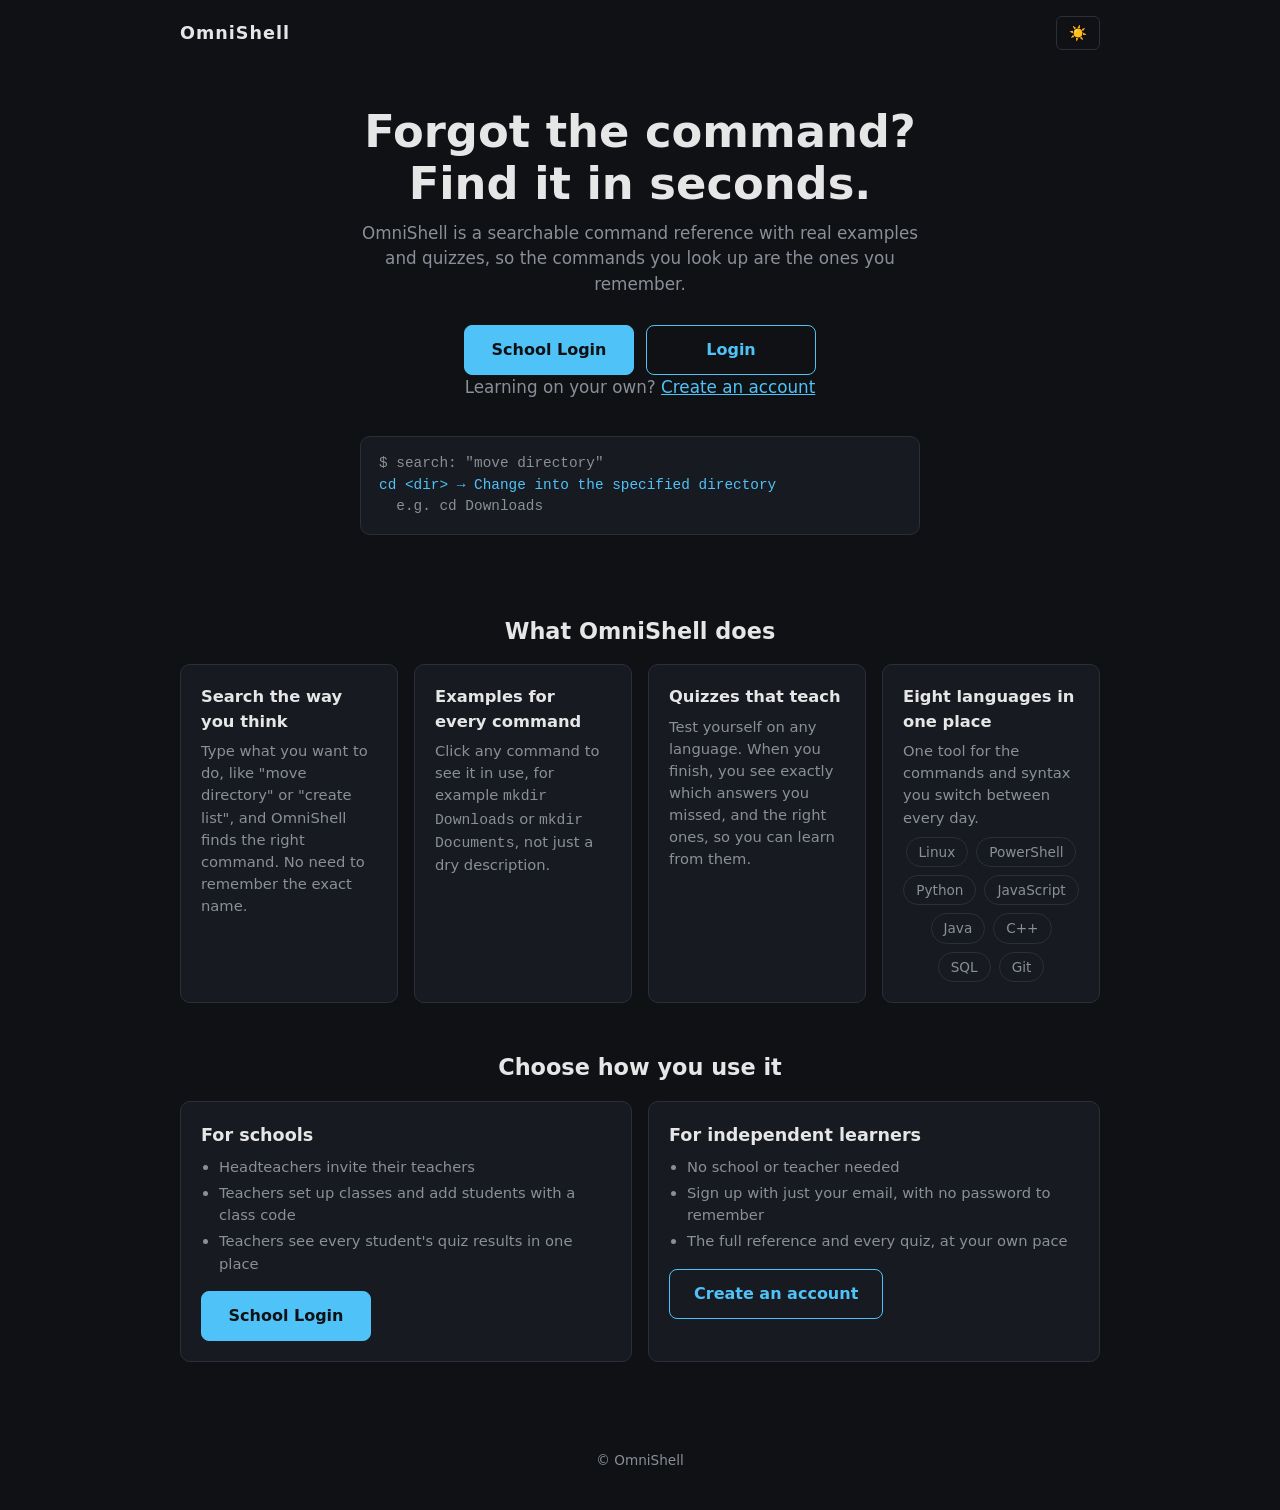
<file: web/landing.html>
<!DOCTYPE html>
<html lang="en">
<head>
<meta charset="UTF-8">
<meta name="viewport" content="width=device-width, initial-scale=1.0">
<script>
  if (localStorage.getItem("omnishell_theme") === "light") {
    document.documentElement.setAttribute("data-theme", "light");
  }
</script>
<title>OmniShell &mdash; Find the command you forgot</title>
<meta name="description" content="OmniShell is a searchable command reference with examples and quizzes for Linux, PowerShell, Python, JavaScript, Java, C++, SQL and Git. For schools and independent learners.">
<style>
  :root {
    --bg: #0f1115;
    --panel: #171a21;
    --border: #2a2f3a;
    --text: #e6e6e6;
    --muted: #8a8f98;
    --accent: #4fc3f7;
    --on-accent: #0f1115;
  }
  :root[data-theme="light"] {
    --bg: #f4f6f9;
    --panel: #ffffff;
    --border: #d7dce3;
    --text: #1b1f24;
    --muted: #5b6470;
    --accent: #0284c7;
    --on-accent: #ffffff;
  }
  * { box-sizing: border-box; }
  body {
    margin: 0;
    font-family: system-ui, -apple-system, "Segoe UI", sans-serif;
    background: var(--bg);
    color: var(--text);
    line-height: 1.5;
  }
  .topbar {
    max-width: 960px;
    margin: 0 auto;
    padding: 16px 20px;
    display: flex;
    align-items: center;
    justify-content: space-between;
    gap: 12px;
  }
  .brand {
    font-weight: 700;
    letter-spacing: 1px;
    font-size: 1.1rem;
  }
  .theme-toggle {
    background: transparent;
    border: 1px solid var(--border);
    color: var(--muted);
    border-radius: 6px;
    padding: 6px 12px;
    font-size: 0.9rem;
    cursor: pointer;
    line-height: 1.4;
  }
  .theme-toggle:hover {
    color: var(--text);
    border-color: var(--accent);
  }
  main {
    max-width: 960px;
    margin: 0 auto;
    padding: 0 20px 64px;
  }
  .hero {
    text-align: center;
    padding: 40px 0 32px;
  }
  .hero h1 {
    margin: 0 0 12px;
    font-size: clamp(1.9rem, 5vw, 2.8rem);
    line-height: 1.15;
  }
  .hero p {
    margin: 0 auto 28px;
    max-width: 560px;
    color: var(--muted);
    font-size: 1.05rem;
  }
  .cta-row {
    display: flex;
    flex-wrap: wrap;
    justify-content: center;
    gap: 12px;
  }
  .btn {
    display: inline-block;
    min-width: 170px;
    padding: 12px 24px;
    border-radius: 8px;
    font-size: 1rem;
    font-weight: 600;
    text-align: center;
    text-decoration: none;
    border: 1px solid var(--accent);
  }
  .btn-primary {
    background: var(--accent);
    color: var(--on-accent);
  }
  .btn-secondary {
    background: transparent;
    color: var(--accent);
  }
  .btn:hover {
    filter: brightness(1.1);
  }
  .cta-note {
    margin-top: 14px;
    font-size: 0.9rem;
    color: var(--muted);
  }
  .cta-note a {
    color: var(--accent);
  }
  .demo {
    margin: 36px auto 0;
    max-width: 560px;
    background: var(--panel);
    border: 1px solid var(--border);
    border-radius: 10px;
    padding: 16px 18px;
    text-align: left;
    font-family: "Cascadia Code", "Fira Code", Consolas, monospace;
    font-size: 0.9rem;
  }
  .demo .q {
    color: var(--muted);
  }
  .demo .a {
    color: var(--accent);
  }
  h2 {
    margin: 48px 0 16px;
    font-size: 1.4rem;
    text-align: center;
  }
  .grid {
    display: grid;
    grid-template-columns: repeat(auto-fit, minmax(210px, 1fr));
    gap: 16px;
  }
  .card {
    background: var(--panel);
    border: 1px solid var(--border);
    border-radius: 10px;
    padding: 20px;
  }
  .card h3 {
    margin: 0 0 6px;
    font-size: 1.02rem;
  }
  .card p {
    margin: 0;
    color: var(--muted);
    font-size: 0.92rem;
  }
  .routes {
    display: grid;
    grid-template-columns: repeat(auto-fit, minmax(280px, 1fr));
    gap: 16px;
  }
  .route h3 {
    margin: 0 0 8px;
    font-size: 1.1rem;
  }
  .route ul {
    margin: 0 0 16px;
    padding-left: 18px;
    color: var(--muted);
    font-size: 0.92rem;
  }
  .route li {
    margin-bottom: 4px;
  }
  .langs {
    display: flex;
    flex-wrap: wrap;
    justify-content: center;
    gap: 8px;
    margin-top: 8px;
  }
  .lang {
    border: 1px solid var(--border);
    background: var(--panel);
    border-radius: 999px;
    padding: 4px 12px;
    font-size: 0.85rem;
    color: var(--muted);
  }
  footer {
    text-align: center;
    color: var(--muted);
    font-size: 0.85rem;
    padding: 24px 20px 40px;
  }
</style>
</head>
<body>

<div class="topbar">
  <span class="brand">OmniShell</span>
  <button type="button" id="theme-toggle" class="theme-toggle" aria-label="Toggle theme"></button>
</div>

<main>
  <section class="hero">
    <h1>Forgot the command?<br>Find it in seconds.</h1>
    <p>OmniShell is a searchable command reference with real examples and quizzes, so the commands you look up are the ones you remember.</p>

    <div class="cta-row">
      <a class="btn btn-primary" href="/login.html">School Login</a>
      <a class="btn btn-secondary" href="/learner.html">Login</a>
    </div>
    <p class="cta-note">Learning on your own? <a href="/learner.html?mode=signup">Create an account</a></p>

    <div class="demo" aria-hidden="true">
      <div class="q">$ search: "move directory"</div>
      <div class="a">cd &lt;dir&gt;  &rarr; Change into the specified directory</div>
      <div class="q">&nbsp;&nbsp;e.g. cd Downloads</div>
    </div>
  </section>

  <section>
    <h2>What OmniShell does</h2>
    <div class="grid">
      <div class="card">
        <h3>Search the way you think</h3>
        <p>Type what you want to do, like "move directory" or "create list", and OmniShell finds the right command. No need to remember the exact name.</p>
      </div>
      <div class="card">
        <h3>Examples for every command</h3>
        <p>Click any command to see it in use, for example <code>mkdir Downloads</code> or <code>mkdir Documents</code>, not just a dry description.</p>
      </div>
      <div class="card">
        <h3>Quizzes that teach</h3>
        <p>Test yourself on any language. When you finish, you see exactly which answers you missed, and the right ones, so you can learn from them.</p>
      </div>
      <div class="card">
        <h3>Eight languages in one place</h3>
        <p>One tool for the commands and syntax you switch between every day.</p>
        <div class="langs">
          <span class="lang">Linux</span><span class="lang">PowerShell</span><span class="lang">Python</span><span class="lang">JavaScript</span><span class="lang">Java</span><span class="lang">C++</span><span class="lang">SQL</span><span class="lang">Git</span>
        </div>
      </div>
    </div>
  </section>

  <section>
    <h2>Choose how you use it</h2>
    <div class="routes">
      <div class="card route">
        <h3>For schools</h3>
        <ul>
          <li>Headteachers invite their teachers</li>
          <li>Teachers set up classes and add students with a class code</li>
          <li>Teachers see every student's quiz results in one place</li>
        </ul>
        <a class="btn btn-primary" href="/login.html">School Login</a>
      </div>
      <div class="card route">
        <h3>For independent learners</h3>
        <ul>
          <li>No school or teacher needed</li>
          <li>Sign up with just your email, with no password to remember</li>
          <li>The full reference and every quiz, at your own pace</li>
        </ul>
        <a class="btn btn-secondary" href="/learner.html?mode=signup">Create an account</a>
      </div>
    </div>
  </section>
</main>

<footer>&copy; OmniShell</footer>

<script>
  const themeToggleBtn = document.getElementById("theme-toggle");

  function updateThemeToggleLabel() {
    const isLight = document.documentElement.getAttribute("data-theme") === "light";
    themeToggleBtn.textContent = isLight ? "🌙" : "☀️";
    themeToggleBtn.setAttribute("aria-label", isLight ? "Switch to dark theme" : "Switch to light theme");
  }

  themeToggleBtn.addEventListener("click", () => {
    const isLight = document.documentElement.getAttribute("data-theme") === "light";
    if (isLight) {
      document.documentElement.removeAttribute("data-theme");
      localStorage.setItem("omnishell_theme", "dark");
    } else {
      document.documentElement.setAttribute("data-theme", "light");
      localStorage.setItem("omnishell_theme", "light");
    }
    updateThemeToggleLabel();
  });

  updateThemeToggleLabel();
</script>
</body>
</html>
</file>
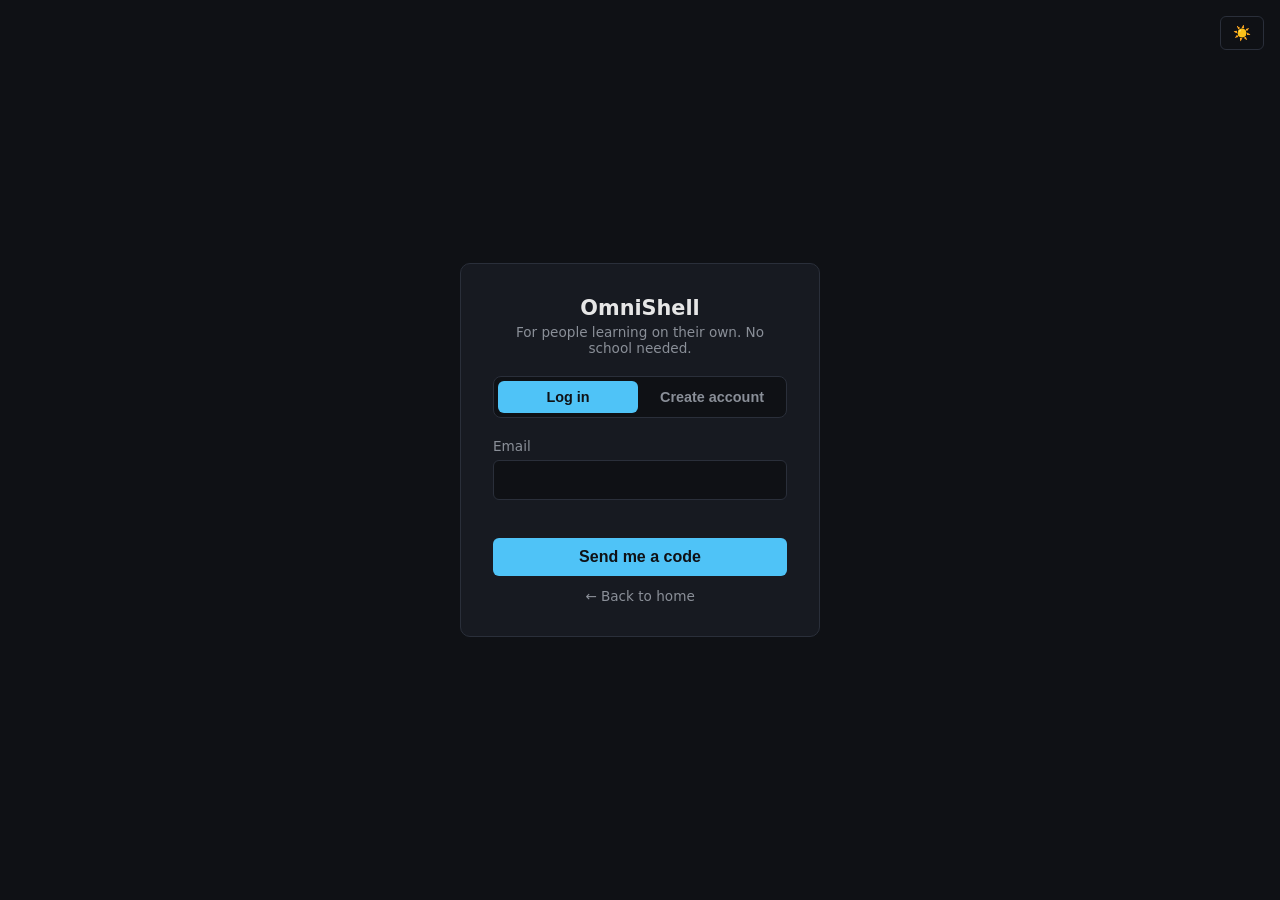
<file: web/learner.html>
<!DOCTYPE html>
<html lang="en">
<head>
<meta charset="UTF-8">
<meta name="viewport" content="width=device-width, initial-scale=1.0">
<script>
  if (localStorage.getItem("omnishell_theme") === "light") {
    document.documentElement.setAttribute("data-theme", "light");
  }
</script>
<title>OmniShell &mdash; Log in or create an account</title>
<style>
  :root {
    --bg: #0f1115;
    --panel: #171a21;
    --border: #2a2f3a;
    --text: #e6e6e6;
    --muted: #8a8f98;
    --accent: #4fc3f7;
  }
  :root[data-theme="light"] {
    --bg: #f4f6f9;
    --panel: #ffffff;
    --border: #d7dce3;
    --text: #1b1f24;
    --muted: #5b6470;
    --accent: #0284c7;
  }
  * { box-sizing: border-box; }
  body {
    margin: 0;
    min-height: 100vh;
    display: flex;
    align-items: center;
    justify-content: center;
    font-family: system-ui, -apple-system, "Segoe UI", sans-serif;
    background: var(--bg);
    color: var(--text);
  }
  .card {
    width: 100%;
    max-width: 360px;
    background: var(--panel);
    border: 1px solid var(--border);
    border-radius: 10px;
    padding: 32px;
    margin: 24px;
  }
  h1 {
    margin: 0 0 4px;
    font-size: 1.3rem;
    text-align: center;
  }
  .subtitle {
    margin: 0 0 20px;
    color: var(--muted);
    font-size: 0.85rem;
    text-align: center;
  }
  .tabs {
    display: flex;
    gap: 4px;
    margin-bottom: 20px;
    background: var(--bg);
    border: 1px solid var(--border);
    border-radius: 8px;
    padding: 4px;
  }
  .tab {
    flex: 1;
    width: auto;
    padding: 8px 10px;
    background: transparent;
    color: var(--muted);
    font-weight: 600;
    font-size: 0.9rem;
  }
  .tab.active {
    background: var(--accent);
    color: #0f1115;
  }
  label {
    display: block;
    font-size: 0.85rem;
    color: var(--muted);
    margin-bottom: 6px;
  }
  input {
    width: 100%;
    padding: 10px 12px;
    margin-bottom: 16px;
    border-radius: 6px;
    border: 1px solid var(--border);
    background: var(--bg);
    color: var(--text);
    font-size: 1rem;
  }
  input:focus,
  select:focus {
    outline: none;
    border-color: var(--accent);
  }
  select {
    width: 100%;
    padding: 10px 12px;
    margin-bottom: 6px;
    border-radius: 6px;
    border: 1px solid var(--border);
    background: var(--bg);
    color: var(--text);
    font-size: 1rem;
  }
  .field-hint {
    margin: 0 0 16px;
    font-size: 0.8rem;
    color: var(--muted);
  }
  .code-input {
    text-align: center;
    font-size: 1.4rem;
    letter-spacing: 6px;
    font-family: "SF Mono", Consolas, monospace;
  }
  button {
    width: 100%;
    padding: 10px 12px;
    border-radius: 6px;
    border: none;
    background: var(--accent);
    color: #0f1115;
    font-weight: 600;
    font-size: 1rem;
    cursor: pointer;
  }
  button:disabled {
    opacity: 0.6;
    cursor: default;
  }
  .error {
    color: #ff6b6b;
    font-size: 0.85rem;
    margin: -8px 0 16px;
    min-height: 1em;
  }
  .text-link,
  .text-link-btn {
    display: block;
    width: 100%;
    text-align: center;
    margin-top: 12px;
    background: none;
    border: none;
    padding: 0;
    color: var(--muted);
    font-size: 0.85rem;
    font-weight: 400;
    text-decoration: none;
    cursor: pointer;
  }
  .text-link:hover,
  .text-link-btn:hover {
    color: var(--accent);
  }
  .theme-toggle {
    position: fixed;
    top: 16px;
    right: 16px;
    width: auto;
    background: transparent;
    border: 1px solid var(--border);
    color: var(--muted);
    border-radius: 6px;
    padding: 6px 12px;
    font-size: 0.9rem;
    cursor: pointer;
    line-height: 1.4;
  }
  .theme-toggle:hover {
    color: var(--text);
    border-color: var(--accent);
  }
  [hidden] {
    display: none !important;
  }
</style>
</head>
<body>

<button type="button" id="theme-toggle" class="theme-toggle" aria-label="Toggle theme"></button>

<div class="card" id="request-card">
  <h1>OmniShell</h1>
  <p class="subtitle">For people learning on their own. No school needed.</p>

  <div class="tabs" role="tablist">
    <button type="button" class="tab active" id="tab-login" role="tab">Log in</button>
    <button type="button" class="tab" id="tab-signup" role="tab">Create account</button>
  </div>

  <form id="request-form">
    <div id="name-field" hidden>
      <label for="display-name">Your name</label>
      <input id="display-name" name="displayName" type="text" autocomplete="name" maxlength="80">
    </div>

    <label for="email">Email</label>
    <input id="email" name="email" type="email" autocomplete="email" required>

    <div id="board-field" hidden>
      <label for="board">What are you studying for?</label>
      <select id="board" name="syllabus">
        <option value="" disabled selected>Choose&hellip;</option>
        <option value="general_cs">Not sure / all exam boards &ndash; a mixture of everything</option>
        <option value="aqa_gcse_cs">AQA GCSE Computer Science</option>
        <option value="ocr_gcse_cs">OCR GCSE Computer Science</option>
        <option value="edexcel_gcse_cs">Edexcel/Pearson GCSE Computer Science</option>
      </select>
      <p class="field-hint">Pick an exam board to see its syllabus notes, or choose the first option for general notes that bring together the topics from all of them. You can change this later.</p>
    </div>

    <p class="error" id="request-error"></p>

    <button type="submit" id="request-submit-btn">Send me a code</button>
  </form>

  <a class="text-link" href="/">&larr; Back to home</a>
</div>

<form class="card" id="verify-form" hidden>
  <h1>Check your email</h1>
  <p class="subtitle" id="verify-subtitle">Enter the 6-digit code we sent you.</p>

  <label for="verify-code">Code</label>
  <input id="verify-code" name="verifyCode" type="text" inputmode="numeric" autocomplete="one-time-code" maxlength="6" class="code-input" required>

  <p class="error" id="verify-error"></p>

  <button type="submit" id="verify-submit-btn">Continue</button>
  <button type="button" class="text-link-btn" id="back-btn">Use a different email</button>
</form>

<script>
  const themeToggleBtn = document.getElementById("theme-toggle");

  function updateThemeToggleLabel() {
    const isLight = document.documentElement.getAttribute("data-theme") === "light";
    themeToggleBtn.textContent = isLight ? "🌙" : "☀️";
    themeToggleBtn.setAttribute("aria-label", isLight ? "Switch to dark theme" : "Switch to light theme");
  }

  themeToggleBtn.addEventListener("click", () => {
    const isLight = document.documentElement.getAttribute("data-theme") === "light";
    if (isLight) {
      document.documentElement.removeAttribute("data-theme");
      localStorage.setItem("omnishell_theme", "dark");
    } else {
      document.documentElement.setAttribute("data-theme", "light");
      localStorage.setItem("omnishell_theme", "light");
    }
    updateThemeToggleLabel();
  });

  updateThemeToggleLabel();

  const requestCard = document.getElementById("request-card");
  const requestForm = document.getElementById("request-form");
  const requestErrorEl = document.getElementById("request-error");
  const requestSubmitBtn = document.getElementById("request-submit-btn");
  const nameField = document.getElementById("name-field");
  const nameInput = document.getElementById("display-name");
  const boardField = document.getElementById("board-field");
  const boardSelect = document.getElementById("board");
  const tabLogin = document.getElementById("tab-login");
  const tabSignup = document.getElementById("tab-signup");

  const verifyForm = document.getElementById("verify-form");
  const verifySubtitleEl = document.getElementById("verify-subtitle");
  const verifyErrorEl = document.getElementById("verify-error");
  const verifySubmitBtn = document.getElementById("verify-submit-btn");

  let mode = "login";
  let pendingEmail = "";

  function setMode(next) {
    mode = next;
    const signup = mode === "signup";
    tabLogin.classList.toggle("active", !signup);
    tabSignup.classList.toggle("active", signup);
    nameField.hidden = !signup;
    nameInput.required = signup;
    boardField.hidden = !signup;
    boardSelect.required = signup;
    requestErrorEl.textContent = "";
  }

  tabLogin.addEventListener("click", () => setMode("login"));
  tabSignup.addEventListener("click", () => setMode("signup"));

  if (new URLSearchParams(window.location.search).get("mode") === "signup") {
    setMode("signup");
  }

  requestForm.addEventListener("submit", async (e) => {
    e.preventDefault();
    requestErrorEl.textContent = "";
    requestSubmitBtn.disabled = true;

    const email = document.getElementById("email").value.trim();
    const url = mode === "signup" ? "/api/learner/signup/request-code" : "/api/login/request-code";
    const payload = mode === "signup"
      ? { email, displayName: nameInput.value, syllabus: boardSelect.value }
      : { email };

    try {
      const res = await fetch(url, {
        method: "POST",
        headers: { "Content-Type": "application/json" },
        body: JSON.stringify(payload)
      });

      if (res.ok) {
        pendingEmail = email;
        verifySubtitleEl.textContent = mode === "signup"
          ? `We've sent a 6-digit code to ${email}.`
          : `If ${email} has an account, we've sent it a code.`;
        requestCard.hidden = true;
        verifyForm.hidden = false;
        document.getElementById("verify-code").focus();
      } else {
        const data = await res.json().catch(() => ({}));
        requestErrorEl.textContent = data.error || "Could not send a code.";
      }
    } catch {
      requestErrorEl.textContent = "Could not reach the server. Try again.";
    } finally {
      requestSubmitBtn.disabled = false;
    }
  });

  verifyForm.addEventListener("submit", async (e) => {
    e.preventDefault();
    verifyErrorEl.textContent = "";
    verifySubmitBtn.disabled = true;

    const code = document.getElementById("verify-code").value.trim();
    const url = mode === "signup" ? "/api/learner/signup/verify-code" : "/api/login/verify-code";

    try {
      const res = await fetch(url, {
        method: "POST",
        headers: { "Content-Type": "application/json" },
        body: JSON.stringify({ email: pendingEmail, code })
      });

      if (res.ok) {
        window.location.href = "/";
        return;
      }

      const data = await res.json().catch(() => ({}));
      verifyErrorEl.textContent = data.error || "Could not verify that code.";
    } catch {
      verifyErrorEl.textContent = "Could not reach the server. Try again.";
    } finally {
      verifySubmitBtn.disabled = false;
    }
  });

  document.getElementById("back-btn").addEventListener("click", () => {
    verifyForm.hidden = true;
    requestCard.hidden = false;
    verifyErrorEl.textContent = "";
    document.getElementById("verify-code").value = "";
  });
</script>
</body>
</html>
</file>
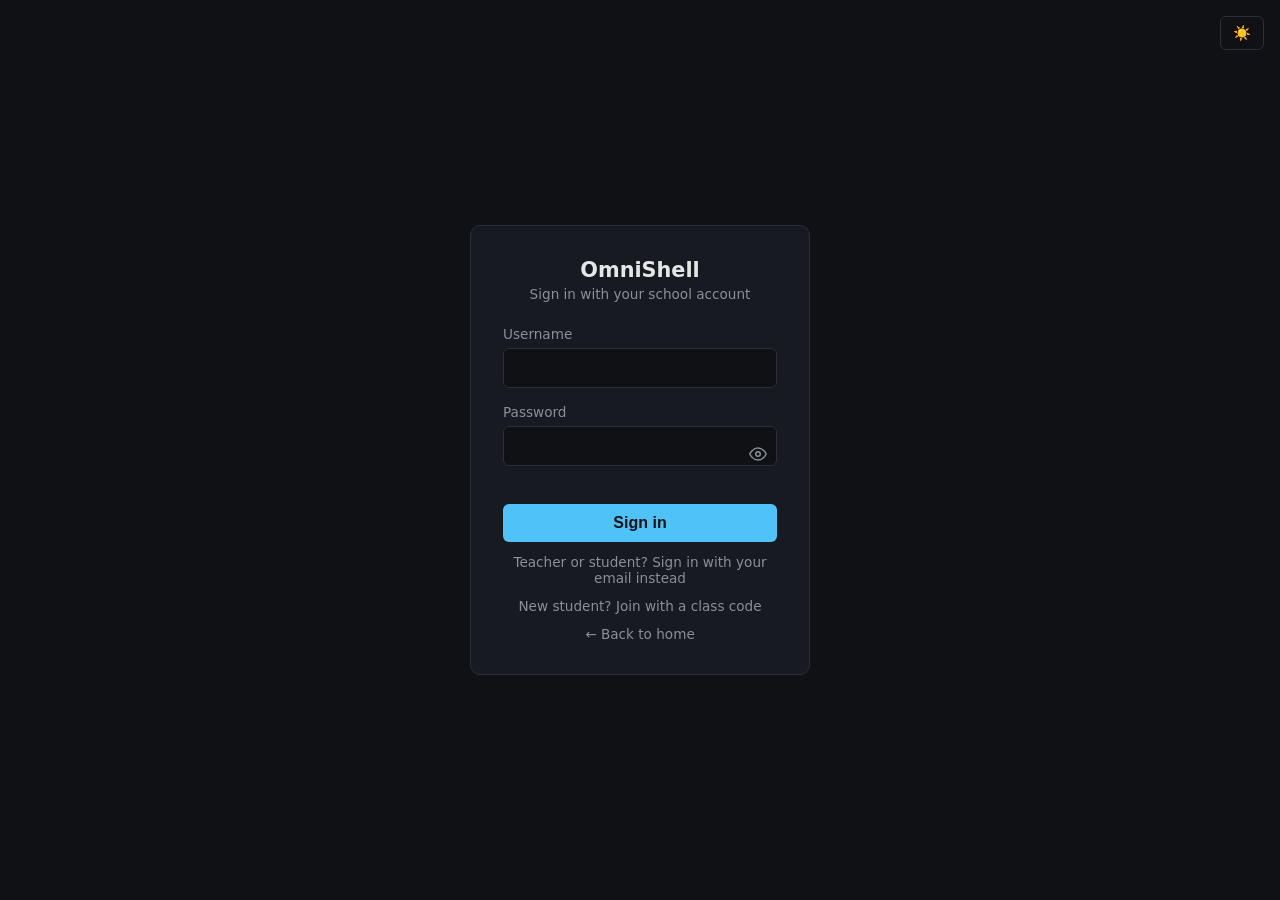
<file: web/login.html>
<!DOCTYPE html>
<html lang="en">
<head>
<meta charset="UTF-8">
<meta name="viewport" content="width=device-width, initial-scale=1.0">
<script>
  if (localStorage.getItem("omnishell_theme") === "light") {
    document.documentElement.setAttribute("data-theme", "light");
  }
</script>
<title>OmniShell &mdash; Sign in</title>
<style>
  :root {
    --bg: #0f1115;
    --panel: #171a21;
    --border: #2a2f3a;
    --text: #e6e6e6;
    --muted: #8a8f98;
    --accent: #4fc3f7;
  }
  :root[data-theme="light"] {
    --bg: #f4f6f9;
    --panel: #ffffff;
    --border: #d7dce3;
    --text: #1b1f24;
    --muted: #5b6470;
    --accent: #0284c7;
  }
  .theme-toggle {
    position: fixed;
    top: 16px;
    right: 16px;
    width: auto;
    background: transparent;
    border: 1px solid var(--border);
    color: var(--muted);
    border-radius: 6px;
    padding: 6px 12px;
    font-size: 0.9rem;
    cursor: pointer;
    line-height: 1.4;
  }
  .theme-toggle:hover {
    color: var(--text);
    border-color: var(--accent);
  }
  * { box-sizing: border-box; }
  body {
    margin: 0;
    min-height: 100vh;
    display: flex;
    align-items: center;
    justify-content: center;
    font-family: system-ui, -apple-system, "Segoe UI", sans-serif;
    background: var(--bg);
    color: var(--text);
  }
  .login-card {
    width: 100%;
    max-width: 340px;
    background: var(--panel);
    border: 1px solid var(--border);
    border-radius: 10px;
    padding: 32px;
  }
  h1 {
    margin: 0 0 4px;
    font-size: 1.3rem;
    text-align: center;
  }
  .subtitle {
    margin: 0 0 24px;
    color: var(--muted);
    font-size: 0.85rem;
    text-align: center;
  }
  label {
    display: block;
    font-size: 0.85rem;
    color: var(--muted);
    margin-bottom: 6px;
  }
  input {
    width: 100%;
    padding: 10px 12px;
    margin-bottom: 16px;
    border-radius: 6px;
    border: 1px solid var(--border);
    background: var(--bg);
    color: var(--text);
    font-size: 1rem;
  }
  input:focus {
    outline: none;
    border-color: var(--accent);
  }
  .field-with-toggle {
    position: relative;
  }
  .field-with-toggle input {
    padding-right: 56px;
  }
  .toggle-visibility {
    position: absolute;
    right: 4px;
    top: 50%;
    transform: translateY(-50%);
    background: none;
    border: none;
    color: var(--muted);
    cursor: pointer;
    padding: 6px;
    width: auto;
    display: flex;
    align-items: center;
    justify-content: center;
  }
  .toggle-visibility:hover {
    color: var(--text);
  }
  .toggle-visibility svg {
    width: 18px;
    height: 18px;
  }
  button {
    width: 100%;
    padding: 10px 12px;
    border-radius: 6px;
    border: none;
    background: var(--accent);
    color: #0f1115;
    font-weight: 600;
    font-size: 1rem;
    cursor: pointer;
  }
  button:disabled {
    opacity: 0.6;
    cursor: default;
  }
  .error {
    color: #ff6b6b;
    font-size: 0.85rem;
    margin: -8px 0 16px;
    min-height: 1em;
  }
  .login-link {
    display: block;
    text-align: center;
    margin-top: 12px;
    color: var(--muted);
    font-size: 0.85rem;
    text-decoration: none;
  }
  .login-link:hover {
    color: var(--accent);
  }
</style>
</head>
<body>

<button type="button" id="theme-toggle" class="theme-toggle" aria-label="Toggle theme"></button>

<form class="login-card" id="login-form">
  <h1>OmniShell</h1>
  <p class="subtitle">Sign in with your school account</p>

  <label for="username">Username</label>
  <input id="username" name="username" type="text" autocomplete="username" required>

  <label for="password">Password</label>
  <div class="field-with-toggle">
    <input id="password" name="password" type="password" autocomplete="current-password" required>
    <button type="button" class="toggle-visibility" data-target="password" aria-label="Show password"></button>
  </div>

  <p class="error" id="error"></p>

  <button type="submit" id="submit-btn">Sign in</button>
  <a class="login-link" href="/email-login.html">Teacher or student? Sign in with your email instead</a>
  <a class="login-link" href="/join-student.html">New student? Join with a class code</a>
  <a class="login-link" href="/">&larr; Back to home</a>
</form>

<script>
  const themeToggleBtn = document.getElementById("theme-toggle");

  function updateThemeToggleLabel() {
    const isLight = document.documentElement.getAttribute("data-theme") === "light";
    themeToggleBtn.textContent = isLight ? "🌙" : "☀️";
    themeToggleBtn.setAttribute("aria-label", isLight ? "Switch to dark theme" : "Switch to light theme");
  }

  themeToggleBtn.addEventListener("click", () => {
    const isLight = document.documentElement.getAttribute("data-theme") === "light";
    if (isLight) {
      document.documentElement.removeAttribute("data-theme");
      localStorage.setItem("omnishell_theme", "dark");
    } else {
      document.documentElement.setAttribute("data-theme", "light");
      localStorage.setItem("omnishell_theme", "light");
    }
    updateThemeToggleLabel();
  });

  updateThemeToggleLabel();

  const form = document.getElementById("login-form");
  const errorEl = document.getElementById("error");
  const submitBtn = document.getElementById("submit-btn");

  const EYE_ICON = '<svg viewBox="0 0 24 24" fill="none" stroke="currentColor" stroke-width="2" stroke-linecap="round" stroke-linejoin="round"><path d="M1 12s4-8 11-8 11 8 11 8-4 8-11 8-11-8-11-8z"></path><circle cx="12" cy="12" r="3"></circle></svg>';
  const EYE_OFF_ICON = '<svg viewBox="0 0 24 24" fill="none" stroke="currentColor" stroke-width="2" stroke-linecap="round" stroke-linejoin="round"><path d="M17.94 17.94A10.94 10.94 0 0 1 12 20c-7 0-11-8-11-8a18.5 18.5 0 0 1 5.06-5.94M9.9 4.24A9.12 9.12 0 0 1 12 4c7 0 11 8 11 8a18.5 18.5 0 0 1-2.16 3.19M1 1l22 22"></path></svg>';

  document.querySelectorAll(".toggle-visibility").forEach((btn) => {
    btn.innerHTML = EYE_ICON;
    btn.addEventListener("click", () => {
      const target = document.getElementById(btn.dataset.target);
      const showing = target.type === "text";
      target.type = showing ? "password" : "text";
      btn.innerHTML = showing ? EYE_ICON : EYE_OFF_ICON;
      btn.setAttribute("aria-label", showing ? "Show password" : "Hide password");
    });
  });

  form.addEventListener("submit", async (e) => {
    e.preventDefault();
    errorEl.textContent = "";
    submitBtn.disabled = true;

    try {
      const res = await fetch("/api/login", {
        method: "POST",
        headers: { "Content-Type": "application/json" },
        body: JSON.stringify({
          username: document.getElementById("username").value,
          password: document.getElementById("password").value
        })
      });

      if (res.ok) {
        window.location.href = "/";
        return;
      }

      const data = await res.json().catch(() => ({}));
      errorEl.textContent = data.error || "Invalid username or password";
    } catch {
      errorEl.textContent = "Could not reach the server. Try again.";
    } finally {
      submitBtn.disabled = false;
    }
  });
</script>
</body>
</html>
</file>
